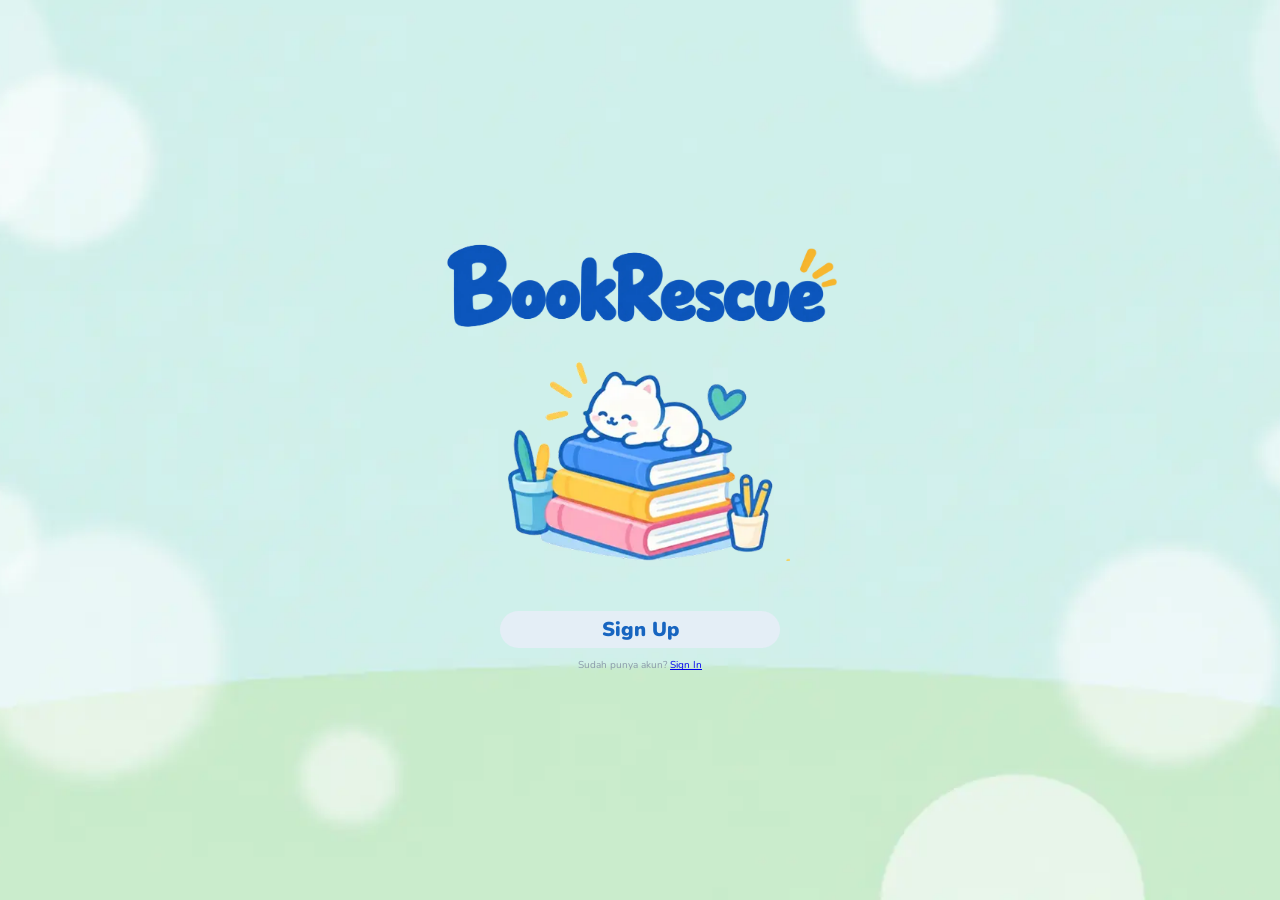
<file: index.html>
<!DOCTYPE html>
<html lang="id">
<head>
  <meta charset="UTF-8">
  <meta name="viewport" content="width=device-width, initial-scale=1.0">
  <title>BookRescue</title>
  <link rel="stylesheet" href="Onboarding - clar/onboarding.css">
  <script src="Onboarding - clar/onboarding.js" defer></script>
</head>
<body>
  <main class="scene">
    <div class="branding">
      <img src="/img/Logo.webp" alt="BookRescue" class="BookRescueText">
      <img src="/img/kucing2.webp" alt="Maskot BookRescue" class="BookRescueCat">
    </div>

    <div>
      <a class="signup" href="Onboarding - clar/signup.html">Sign Up</a>
    </div>

    <div>
      <p class="askaccount">Sudah punya akun? <a href="Onboarding - clar/signin.html">Sign In</a></p>
    </div>
  </main>
</body>
</html>
</file>
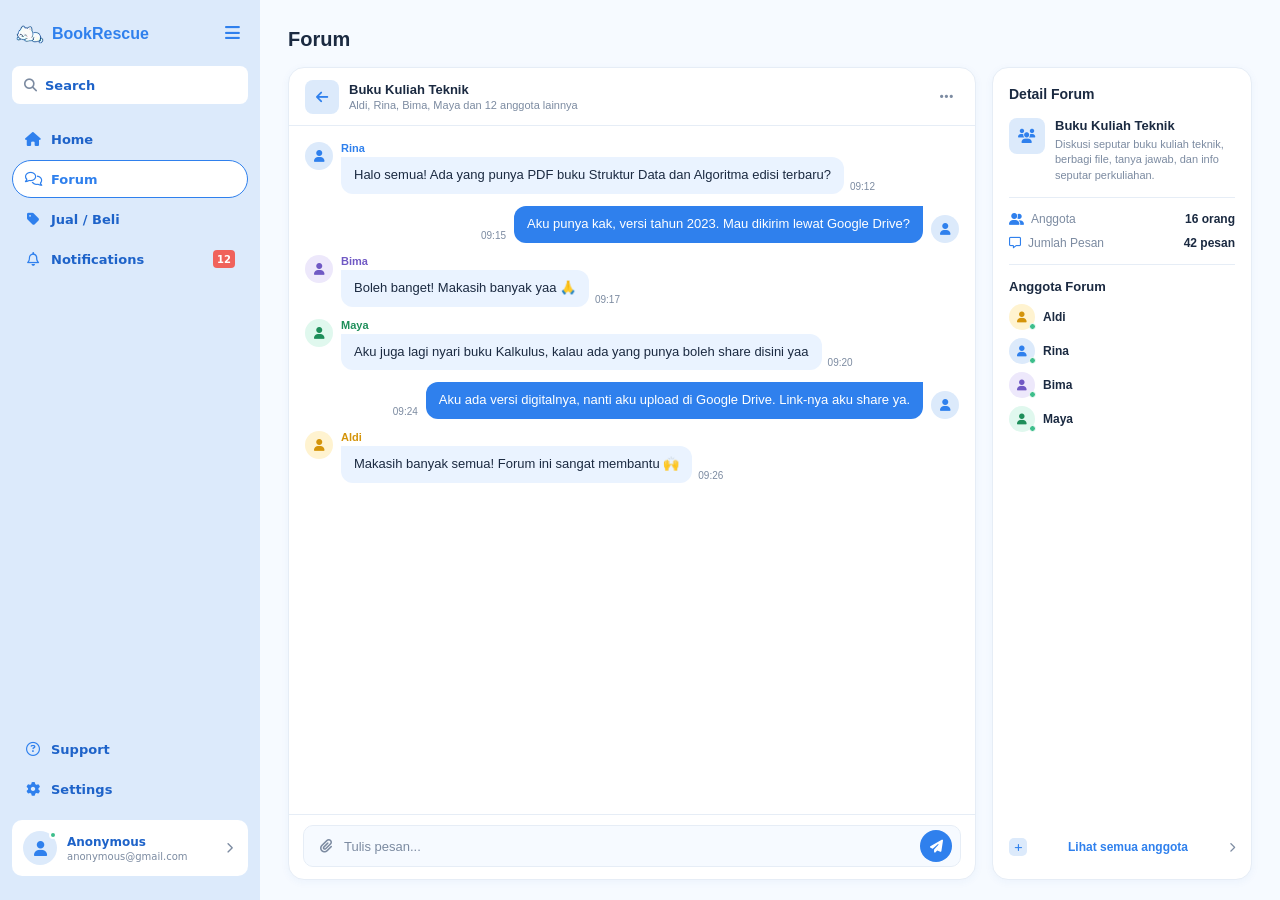
<file: Chat Forum - nabila/forum-chat.html>
<!DOCTYPE html>
<html lang="id">
<head>
  <meta charset="UTF-8">
  <meta name="viewport" content="width=device-width, initial-scale=1.0">
  <title>Forum Chat — BookRescue</title>
  <link rel="stylesheet" href="https://cdnjs.cloudflare.com/ajax/libs/font-awesome/6.5.2/css/all.min.css">
  <link rel="stylesheet" href="../sidebar.css">
  <link rel="stylesheet" href="forum-chat.css">
</head>
<body>
  <div class="app-shell">

    <aside class="sidebar">
      <div class="brand-row">
        <a class="brand" href="../Onboarding - clar/index.html">
          <img src="../img/kucing.webp" alt="BookRescue">
          <span>BookRescue</span>
        </a>
        <button class="menu-toggle" aria-label="Buka menu"><i class="fa-solid fa-bars"></i></button>
      </div>
      <div class="sidebar-search"><i class="fa-solid fa-magnifying-glass"></i><span>Search</span></div>
      <nav class="nav-list">
        <a class="nav-link" href="../Home - clar/home.html"><i class="fa-solid fa-house"></i><span>Home</span></a>
        <a class="nav-link active" href="../Daftar Forum - ilen/forum.html"><i class="fa-regular fa-comments"></i><span>Forum</span></a>
        <a class="nav-link" href="../Beli Buku - cath/beli-buku.html"><i class="fa-solid fa-tag"></i><span>Jual / Beli</span></a>
        <a class="nav-link notifications" href="../Inbox - nabila/inbox.html">
          <span class="nav-label"><i class="fa-regular fa-bell"></i><span>Notifications</span></span>
          <span class="notification-count">12</span>
        </a>
      </nav>
      <div class="sidebar-spacer"></div>
      <nav class="bottom-nav">
        <a class="nav-link" href="#"><i class="fa-regular fa-circle-question"></i><span>Support</span></a>
        <a class="nav-link" href="#"><i class="fa-solid fa-gear"></i><span>Settings</span></a>
      </nav>
      <a class="profile-card" href="../Profil - vania/profile.html">
        <div class="profile-avatar"><i class="fa-solid fa-user"></i><span class="online-dot"></span></div>
        <div class="profile-info">
          <div class="profile-name">Anonymous</div>
          <div class="profile-email">anonymous@gmail.com</div>
        </div>
        <i class="fa-solid fa-chevron-right profile-menu" style="font-size:11px;"></i>
      </a>
    </aside>

    <main class="main">
      <div class="content">
        <h1 class="page-title">Forum</h1>

        <div class="forum-layout">
          <section class="chat-card">
            <header class="chat-header">
              <a class="back-button" href="../Daftar Forum - ilen/forum.html" aria-label="Kembali ke forum">
                <i class="fa-solid fa-arrow-left"></i>
              </a>
              <div class="chat-heading">
                <div class="chat-title">Buku Kuliah Teknik</div>
                <div class="chat-subtitle">Aldi, Rina, Bima, Maya dan 12 anggota lainnya</div>
              </div>
              <button class="more-button" aria-label="Opsi forum"><i class="fa-solid fa-ellipsis"></i></button>
            </header>

            <div class="messages" id="messages">
              <div class="message">
                <div class="message-avatar avatar-rina"><i class="fa-solid fa-user"></i></div>
                <div class="message-content">
                  <div class="message-name name-rina">Rina</div>
                  <div class="message-line">
                    <div class="bubble">Halo semua! Ada yang punya PDF buku Struktur Data dan Algoritma edisi terbaru?</div>
                    <span class="message-time">09:12</span>
                  </div>
                </div>
              </div>
              <div class="message outgoing">
                <span class="message-time">09:15</span>
                <div class="message-content">
                  <div class="message-line">
                    <div class="bubble">Aku punya kak, versi tahun 2023. Mau dikirim lewat Google Drive?</div>
                  </div>
                </div>
                <div class="message-avatar avatar-rina"><i class="fa-solid fa-user"></i></div>
              </div>
              <div class="message">
                <div class="message-avatar avatar-bima"><i class="fa-solid fa-user"></i></div>
                <div class="message-content">
                  <div class="message-name name-bima">Bima</div>
                  <div class="message-line">
                    <div class="bubble">Boleh banget! Makasih banyak yaa 🙏</div>
                    <span class="message-time">09:17</span>
                  </div>
                </div>
              </div>
              <div class="message">
                <div class="message-avatar avatar-maya"><i class="fa-solid fa-user"></i></div>
                <div class="message-content">
                  <div class="message-name name-maya">Maya</div>
                  <div class="message-line">
                    <div class="bubble">Aku juga lagi nyari buku Kalkulus, kalau ada yang punya boleh share disini yaa</div>
                    <span class="message-time">09:20</span>
                  </div>
                </div>
              </div>
              <div class="message outgoing">
                <span class="message-time">09:24</span>
                <div class="message-content">
                  <div class="message-line">
                    <div class="bubble">Aku ada versi digitalnya, nanti aku upload di Google Drive. Link-nya aku share ya.</div>
                  </div>
                </div>
                <div class="message-avatar avatar-rina"><i class="fa-solid fa-user"></i></div>
              </div>
              <div class="message">
                <div class="message-avatar avatar-aldi"><i class="fa-solid fa-user"></i></div>
                <div class="message-content">
                  <div class="message-name name-aldi">Aldi</div>
                  <div class="message-line">
                    <div class="bubble">Makasih banyak semua! Forum ini sangat membantu 🙌</div>
                    <span class="message-time">09:26</span>
                  </div>
                </div>
              </div>
            </div>

            <form class="composer" id="messageForm">
              <div class="composer-inner">
                <button type="button" class="attach-button" aria-label="Lampirkan file"><i class="fa-solid fa-paperclip"></i></button>
                <input class="message-input" id="messageInput" type="text" placeholder="Tulis pesan..." autocomplete="off">
                <button type="submit" class="send-button" aria-label="Kirim pesan"><i class="fa-solid fa-paper-plane"></i></button>
              </div>
            </form>
          </section>

          <aside class="detail-card">
            <h2 class="detail-title">Detail Forum</h2>
            <div class="forum-summary">
              <div class="summary-icon"><i class="fa-solid fa-users"></i></div>
              <div>
                <div class="summary-name">Buku Kuliah Teknik</div>
                <div class="summary-description">Diskusi seputar buku kuliah teknik, berbagi file, tanya jawab, dan info seputar perkuliahan.</div>
              </div>
            </div>
            <div class="forum-stats">
              <div class="stat-row">
                <span class="stat-label"><i class="fa-solid fa-user-group"></i> Anggota</span>
                <span class="stat-value">16 orang</span>
              </div>
              <div class="stat-row">
                <span class="stat-label"><i class="fa-regular fa-message"></i> Jumlah Pesan</span>
                <span class="stat-value" id="messageCount">42 pesan</span>
              </div>
            </div>
            <div class="members-section">
              <div class="members-title">Anggota Forum</div>
              <div class="members-list">
                <div class="member"><div class="member-avatar member-aldi"><i class="fa-solid fa-user"></i><span class="online-dot"></span></div><span>Aldi</span></div>
                <div class="member"><div class="member-avatar member-rina"><i class="fa-solid fa-user"></i><span class="online-dot"></span></div><span>Rina</span></div>
                <div class="member"><div class="member-avatar member-bima"><i class="fa-solid fa-user"></i><span class="online-dot"></span></div><span>Bima</span></div>
                <div class="member"><div class="member-avatar member-maya"><i class="fa-solid fa-user"></i><span class="online-dot"></span></div><span>Maya</span></div>
              </div>
            </div>
            <div class="detail-spacer"></div>
            <button type="button" class="all-members" id="allMembersButton">
              <span class="plus-icon"><i class="fa-solid fa-plus"></i></span>
              <span class="all-members-label">Lihat semua anggota</span>
              <i class="fa-solid fa-chevron-right"></i>
            </button>
          </aside>
        </div>
      </div>
    </main>
  </div>

  <script>
    const messageForm = document.getElementById("messageForm");
    const messageInput = document.getElementById("messageInput");
    const messages = document.getElementById("messages");
    const messageCount = document.getElementById("messageCount");
    let totalMessages = 42;

    function getCurrentTime() {
      const now = new Date();
      return now.toLocaleTimeString("id-ID", { hour: "2-digit", minute: "2-digit", hour12: false });
    }

    function addMessage(text) {
      const message = document.createElement("div");
      message.className = "message outgoing";
      const time = document.createElement("span");
      time.className = "message-time";
      time.textContent = getCurrentTime();
      const content = document.createElement("div");
      content.className = "message-content";
      const line = document.createElement("div");
      line.className = "message-line";
      const bubble = document.createElement("div");
      bubble.className = "bubble";
      bubble.textContent = text;
      const avatar = document.createElement("div");
      avatar.className = "message-avatar avatar-rina";
      avatar.innerHTML = '<i class="fa-solid fa-user"></i>';
      line.appendChild(bubble);
      content.appendChild(line);
      message.appendChild(time);
      message.appendChild(content);
      message.appendChild(avatar);
      messages.appendChild(message);
      messages.scrollTop = messages.scrollHeight;
      totalMessages += 1;
      messageCount.textContent = totalMessages + " pesan";
    }

    messageForm.addEventListener("submit", function (e) {
      e.preventDefault();
      const text = messageInput.value.trim();
      if (!text) return;
      addMessage(text);
      messageInput.value = "";
      messageInput.focus();
    });
  </script>
</body>
</html>
</file>
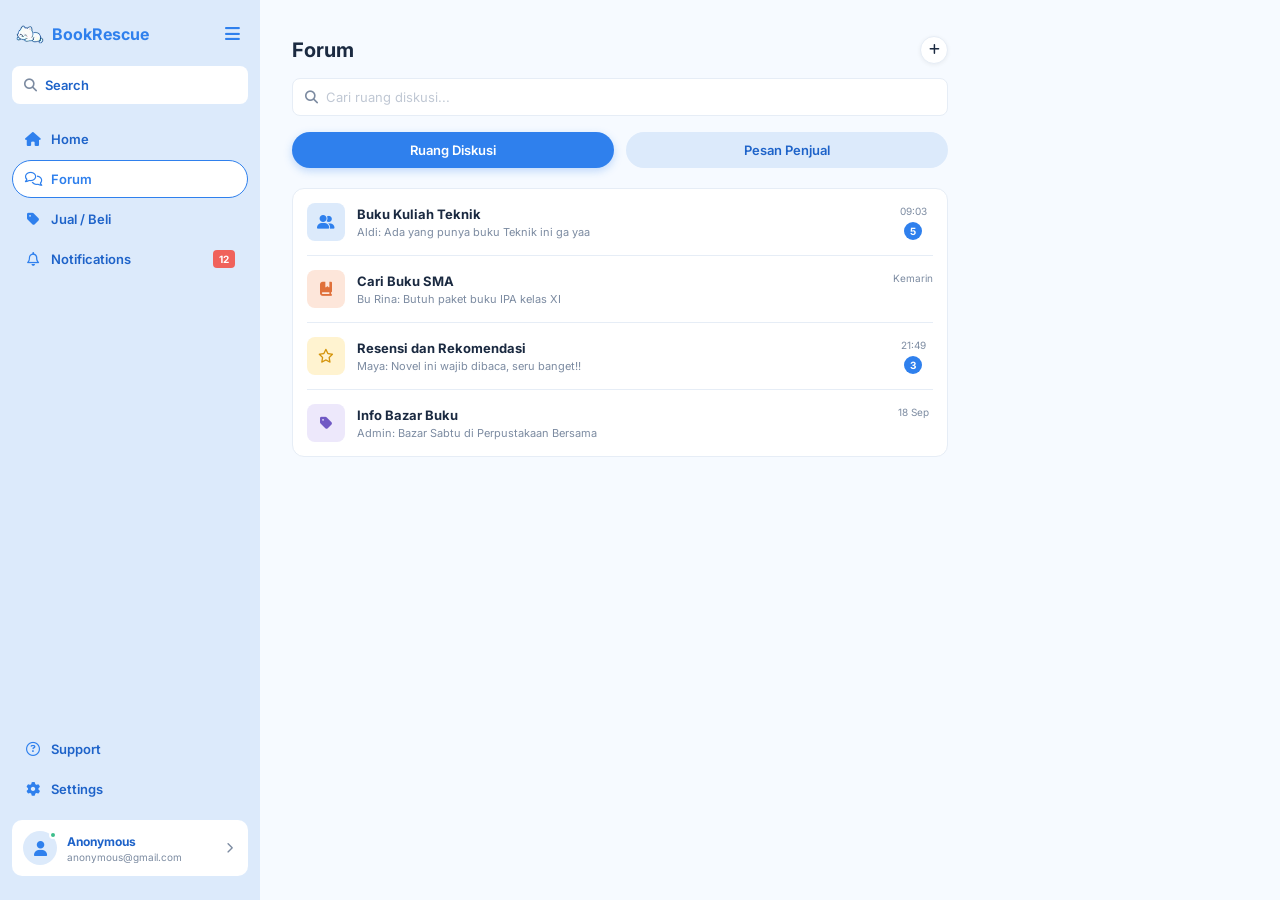
<file: Daftar Forum - ilen/forum.html>
<!DOCTYPE html>
<html lang="id">
<head>
  <meta charset="UTF-8">
  <meta name="viewport" content="width=device-width, initial-scale=1.0">
  <title>Forum — BookRescue</title>
  <link rel="preconnect" href="https://fonts.googleapis.com">
  <link href="https://fonts.googleapis.com/css2?family=Inter:wght@400;500;600;700&display=swap" rel="stylesheet">
  <link rel="stylesheet" href="https://cdnjs.cloudflare.com/ajax/libs/font-awesome/6.5.2/css/all.min.css">
  <link rel="stylesheet" href="../sidebar.css">
  <link rel="stylesheet" href="forum.css">
</head>
<body>
  <div class="app-shell">

    <aside class="sidebar">
      <div class="brand-row">
        <a class="brand" href="../Onboarding - clar/index.html">
          <img src="../img/kucing.webp" alt="BookRescue">
          <span>BookRescue</span>
        </a>
        <button class="menu-toggle" type="button" aria-label="Buka menu"><i class="fa-solid fa-bars"></i></button>
      </div>
      <div class="sidebar-search"><i class="fa-solid fa-magnifying-glass"></i><span>Search</span></div>
      <nav class="nav-list">
        <a class="nav-link" href="../Home - clar/home.html"><i class="fa-solid fa-house"></i><span>Home</span></a>
        <a class="nav-link active" href="forum.html"><i class="fa-regular fa-comments"></i><span>Forum</span></a>
        <a class="nav-link" href="../Beli Buku - cath/beli-buku.html"><i class="fa-solid fa-tag"></i><span>Jual / Beli</span></a>
        <a class="nav-link notifications" href="../Inbox - nabila/inbox.html">
          <span class="nav-label"><i class="fa-regular fa-bell"></i><span>Notifications</span></span>
          <span class="notification-count">12</span>
        </a>
      </nav>
      <div class="sidebar-spacer"></div>
      <nav class="bottom-nav">
        <a class="nav-link" href="#"><i class="fa-regular fa-circle-question"></i><span>Support</span></a>
        <a class="nav-link" href="#"><i class="fa-solid fa-gear"></i><span>Settings</span></a>
      </nav>
      <a class="profile-card" href="../Profil - vania/profile.html">
        <div class="profile-avatar"><i class="fa-solid fa-user"></i><span class="online-dot"></span></div>
        <div class="profile-info">
          <div class="profile-name">Anonymous</div>
          <div class="profile-email">anonymous@gmail.com</div>
        </div>
        <i class="fa-solid fa-chevron-right profile-menu" style="font-size:11px;"></i>
      </a>
    </aside>

    <main class="main">
      <div class="page-header">
        <h1>Forum</h1>
        <button class="add-btn" type="button" aria-label="Buat diskusi baru"><i class="fa-solid fa-plus"></i></button>
      </div>

      <div class="search-forum">
        <i class="fa-solid fa-magnifying-glass"></i>
        <input type="text" placeholder="Cari ruang diskusi...">
      </div>

      <div class="tabs">
        <button class="tab active" id="tabDiskusi" type="button" onclick="showDiskusi()">Ruang Diskusi</button>
        <button class="tab" id="tabPenjual" type="button" onclick="showPenjual()">Pesan Penjual</button>
      </div>

      <!-- Ruang Diskusi -->
      <section class="thread-list" id="panelDiskusi">
        <a href="../Chat Forum - nabila/forum-chat.html" class="thread">
          <div class="thread-icon blue"><i class="fa-solid fa-user-group"></i></div>
          <div class="thread-text">
            <h3>Buku Kuliah Teknik</h3>
            <p>Aldi: Ada yang punya buku Teknik ini ga yaa</p>
          </div>
          <div class="thread-meta"><span class="time">09:03</span><span class="unread">5</span></div>
        </a>
        <a href="../Chat Forum - nabila/forum-chat.html" class="thread">
          <div class="thread-icon orange"><i class="fa-solid fa-book-bookmark"></i></div>
          <div class="thread-text">
            <h3>Cari Buku SMA</h3>
            <p>Bu Rina: Butuh paket buku IPA kelas XI</p>
          </div>
          <div class="thread-meta"><span class="time">Kemarin</span></div>
        </a>
        <a href="../Chat Forum - nabila/forum-chat.html" class="thread">
          <div class="thread-icon yellow"><i class="fa-regular fa-star"></i></div>
          <div class="thread-text">
            <h3>Resensi dan Rekomendasi</h3>
            <p>Maya: Novel ini wajib dibaca, seru banget!!</p>
          </div>
          <div class="thread-meta"><span class="time">21:49</span><span class="unread">3</span></div>
        </a>
        <a href="../Chat Forum - nabila/forum-chat.html" class="thread">
          <div class="thread-icon purple"><i class="fa-solid fa-tag"></i></div>
          <div class="thread-text">
            <h3>Info Bazar Buku</h3>
            <p>Admin: Bazar Sabtu di Perpustakaan Bersama</p>
          </div>
          <div class="thread-meta"><span class="time">18 Sep</span></div>
        </a>
      </section>

      <!-- Pesan Penjual -->
      <section class="seller-list" id="panelPenjual">
        <a href="../Chat Forum - nabila/forum-chat.html" class="seller-item">
          <div class="seller-avatar">
            <i class="fa-solid fa-user"></i>
            <span class="online-dot"></span>
          </div>
          <div class="seller-body">
            <div class="seller-name">Toko Buku Kita</div>
            <div class="seller-preview">Halo, buku Fisika SMA masih tersedia kok 😊</div>
          </div>
          <div class="seller-meta">
            <span class="seller-time">10:24</span>
            <span class="seller-unread">2</span>
          </div>
        </a>
        <a href="../Chat Forum - nabila/forum-chat.html" class="seller-item">
          <div class="seller-avatar" style="background:#FFF3D0;color:#D4940A;">
            <i class="fa-solid fa-user"></i>
          </div>
          <div class="seller-body">
            <div class="seller-name">Aldi Bukuku</div>
            <div class="seller-preview">Sudah saya kirim ya, cek email kamu</div>
          </div>
          <div class="seller-meta">
            <span class="seller-time">Kemarin</span>
          </div>
        </a>
        <a href="../Chat Forum - nabila/forum-chat.html" class="seller-item">
          <div class="seller-avatar" style="background:#EDE8FB;color:#7059C4;">
            <i class="fa-solid fa-user"></i>
            <span class="online-dot"></span>
          </div>
          <div class="seller-body">
            <div class="seller-name">Buku Second Murah</div>
            <div class="seller-preview">Harga bisa nego kalau beli lebih dari 3</div>
          </div>
          <div class="seller-meta">
            <span class="seller-time">Senin</span>
            <span class="seller-unread">1</span>
          </div>
        </a>
        <a href="../Chat Forum - nabila/forum-chat.html" class="seller-item">
          <div class="seller-avatar" style="background:#E0F8EE;color:#1E8E5A;">
            <i class="fa-solid fa-user"></i>
          </div>
          <div class="seller-body">
            <div class="seller-name">Rina Pustaka</div>
            <div class="seller-preview">Terima kasih sudah beli ya, semoga bermanfaat!</div>
          </div>
          <div class="seller-meta">
            <span class="seller-time">18 Sep</span>
          </div>
        </a>
      </section>
    </main>

  </div>

  <script>
    function showDiskusi() {
      document.getElementById('tabDiskusi').classList.add('active');
      document.getElementById('tabPenjual').classList.remove('active');
      document.getElementById('panelDiskusi').classList.remove('hidden');
      document.getElementById('panelPenjual').classList.remove('active');
    }

    function showPenjual() {
      document.getElementById('tabPenjual').classList.add('active');
      document.getElementById('tabDiskusi').classList.remove('active');
      document.getElementById('panelDiskusi').classList.add('hidden');
      document.getElementById('panelPenjual').classList.add('active');
    }
  </script>
</body>
</html>
</file>
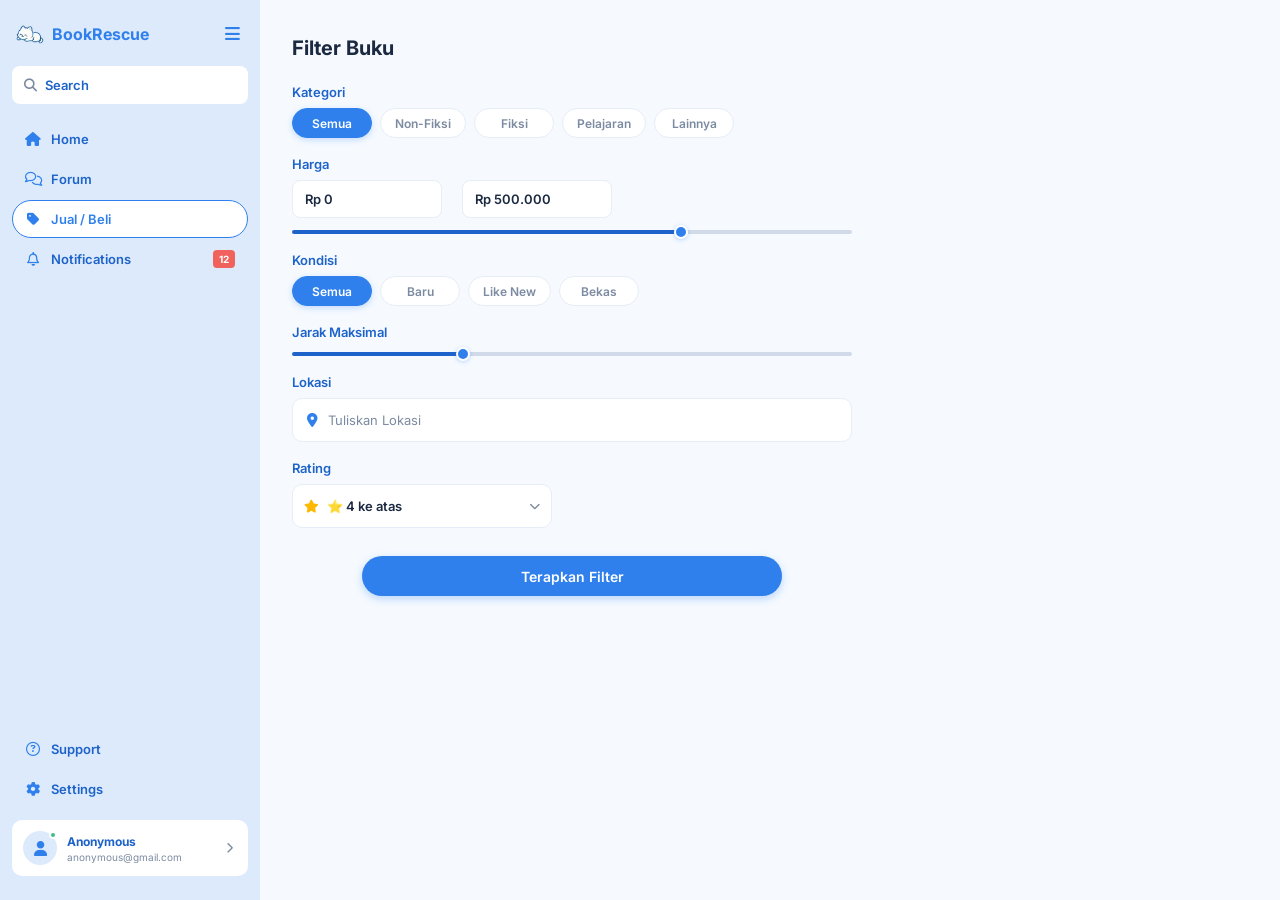
<file: Filter Buku - ilen/filter-buku.html>
<!DOCTYPE html>
<html lang="id">
<head>
  <meta charset="UTF-8">
  <meta name="viewport" content="width=device-width, initial-scale=1.0">
  <title>Filter Buku — BookRescue</title>
  <link rel="preconnect" href="https://fonts.googleapis.com">
  <link href="https://fonts.googleapis.com/css2?family=Inter:wght@400;500;600;700&display=swap" rel="stylesheet">
  <link rel="stylesheet" href="https://cdnjs.cloudflare.com/ajax/libs/font-awesome/6.5.2/css/all.min.css">
  <link rel="stylesheet" href="../sidebar.css">
  <link rel="stylesheet" href="filter-buku.css">
</head>
<body>
  <div class="app-shell">

    <aside class="sidebar">
      <div class="brand-row">
        <a class="brand" href="../Onboarding - clar/index.html">
          <img src="../img/kucing.webp" alt="BookRescue">
          <span>BookRescue</span>
        </a>
        <button class="menu-toggle" type="button" aria-label="Buka menu"><i class="fa-solid fa-bars"></i></button>
      </div>
      <div class="sidebar-search"><i class="fa-solid fa-magnifying-glass"></i><span>Search</span></div>
      <nav class="nav-list">
        <a class="nav-link" href="../Home - clar/home.html"><i class="fa-solid fa-house"></i><span>Home</span></a>
        <a class="nav-link" href="../Daftar Forum - ilen/forum.html"><i class="fa-regular fa-comments"></i><span>Forum</span></a>
        <a class="nav-link active" href="../Beli Buku - cath/beli-buku.html"><i class="fa-solid fa-tag"></i><span>Jual / Beli</span></a>
        <a class="nav-link notifications" href="../Inbox - nabila/inbox.html">
          <span class="nav-label"><i class="fa-regular fa-bell"></i><span>Notifications</span></span>
          <span class="notification-count">12</span>
        </a>
      </nav>
      <div class="sidebar-spacer"></div>
      <nav class="bottom-nav">
        <a class="nav-link" href="#"><i class="fa-regular fa-circle-question"></i><span>Support</span></a>
        <a class="nav-link" href="#"><i class="fa-solid fa-gear"></i><span>Settings</span></a>
      </nav>
      <a class="profile-card" href="../Profil - vania/profile.html">
        <div class="profile-avatar"><i class="fa-solid fa-user"></i><span class="online-dot"></span></div>
        <div class="profile-info">
          <div class="profile-name">Anonymous</div>
          <div class="profile-email">anonymous@gmail.com</div>
        </div>
        <i class="fa-solid fa-chevron-right profile-menu" style="font-size:11px;"></i>
      </a>
    </aside>

    <main class="main">
      <h1>Filter Buku</h1>

      <form class="filter" onsubmit="return false;">
        <div class="field">
          <label class="field-label">Kategori</label>
          <div class="categories">
            <label class="category"><input type="radio" name="kategori" checked><span>Semua</span></label>
            <label class="category"><input type="radio" name="kategori"><span>Non-Fiksi</span></label>
            <label class="category"><input type="radio" name="kategori"><span>Fiksi</span></label>
            <label class="category"><input type="radio" name="kategori"><span>Pelajaran</span></label>
            <label class="category"><input type="radio" name="kategori"><span>Lainnya</span></label>
          </div>
        </div>
        <div class="field">
          <label class="field-label">Harga</label>
          <div class="price-row">
            <input type="text" class="price-input" value="Rp 0">
            <input type="text" class="price-input" value="Rp 500.000">
          </div>
          <input type="range" class="slider" min="0" max="100" value="70" style="--val: 70%">
        </div>
        <div class="field">
          <label class="field-label">Kondisi</label>
          <div class="categories">
            <label class="category"><input type="radio" name="kondisi" checked><span>Semua</span></label>
            <label class="category"><input type="radio" name="kondisi"><span>Baru</span></label>
            <label class="category"><input type="radio" name="kondisi"><span>Like New</span></label>
            <label class="category"><input type="radio" name="kondisi"><span>Bekas</span></label>
          </div>
        </div>
        <div class="field">
          <label class="field-label">Jarak Maksimal</label>
          <input type="range" class="slider" min="0" max="100" value="30" style="--val: 30%">
        </div>
        <div class="field">
          <label class="field-label">Lokasi</label>
          <div class="box location-box">
            <i class="fa-solid fa-location-dot"></i>
            <input type="text" placeholder="Tuliskan Lokasi">
          </div>
        </div>
        <div class="field">
          <label class="field-label" for="ratingSelect">Rating</label>
          <div class="rating-select-wrapper">
            <i class="fa-solid fa-star select-icon"></i>
            <select class="rating-select" id="ratingSelect" name="rating">
              <option value="">Semua Rating</option>
              <option value="5">⭐ 5 — Bintang 5</option>
              <option value="4" selected>⭐ 4 ke atas</option>
              <option value="3">⭐ 3 ke atas</option>
              <option value="2">⭐ 2 ke atas</option>
              <option value="1">⭐ 1 ke atas</option>
            </select>
            <i class="fa-solid fa-chevron-down select-arrow"></i>
          </div>
        </div>
        <button type="submit" class="submit">Terapkan Filter</button>
      </form>
    </main>
  </div>

  <script>
    document.querySelectorAll('.slider').forEach(function (s) {
      s.addEventListener('input', function () {
        s.style.setProperty('--val', s.value + '%');
      });
    });
  </script>
</body>
</html>
</file>
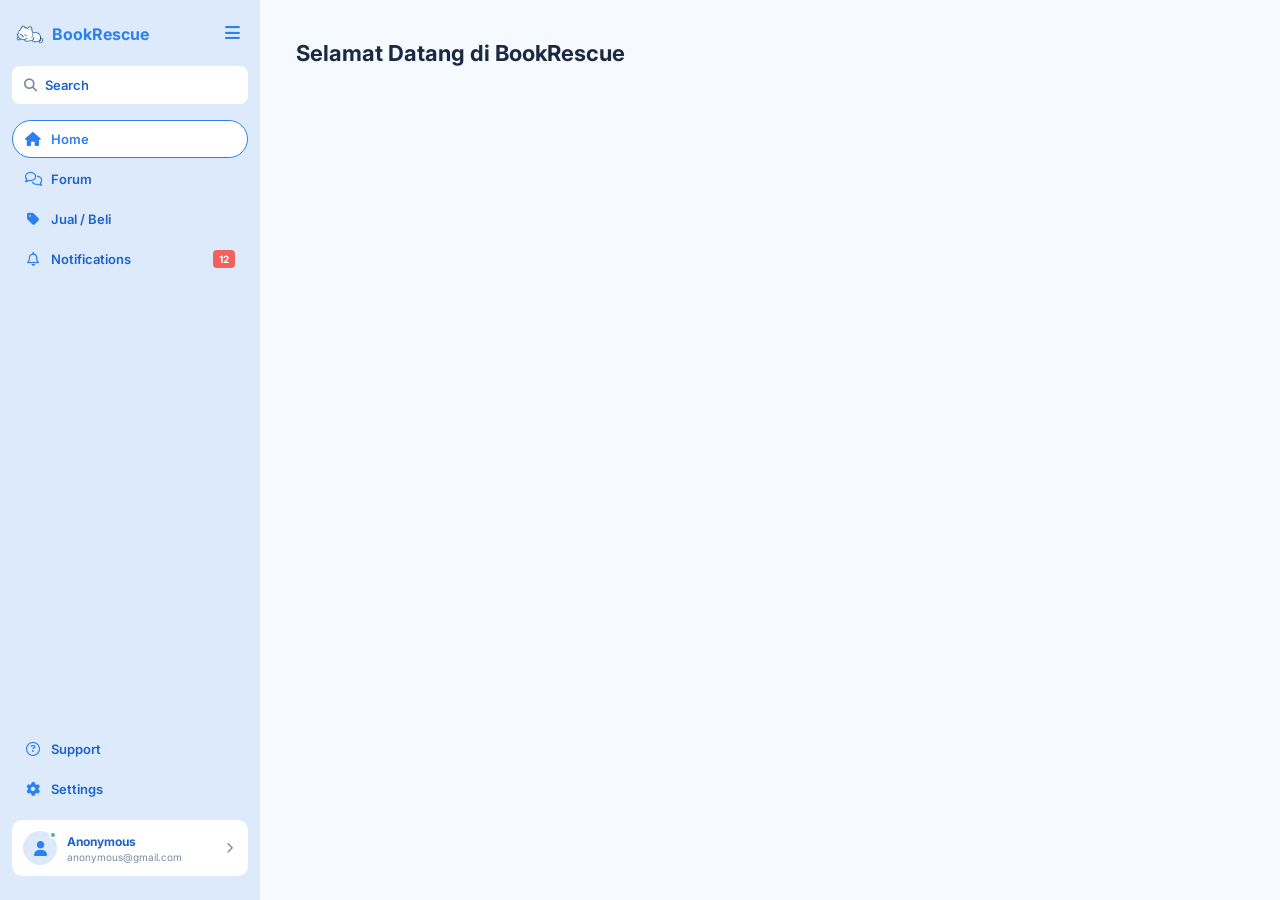
<file: Home - clar/home.html>
<!DOCTYPE html>
<html lang="id">
<head>
  <meta charset="UTF-8">
  <meta name="viewport" content="width=device-width, initial-scale=1.0">
  <title>Home — BookRescue</title>
  <link rel="preconnect" href="https://fonts.googleapis.com">
  <link href="https://fonts.googleapis.com/css2?family=Inter:wght@400;500;600;700;800&display=swap" rel="stylesheet">
  <link rel="stylesheet" href="https://cdnjs.cloudflare.com/ajax/libs/font-awesome/6.5.2/css/all.min.css">
  <link rel="stylesheet" href="../sidebar.css">
  <link rel="stylesheet" href="home.css">
</head>
<body>
  <div class="app-shell">

    <aside class="sidebar">
      <div class="brand-row">
        <a class="brand" href="../Onboarding - clar/index.html">
          <img src="../img/kucing.webp" alt="BookRescue">
          <span>BookRescue</span>
        </a>
        <button class="menu-toggle" type="button" aria-label="Buka menu">
          <i class="fa-solid fa-bars"></i>
        </button>
      </div>

      <div class="sidebar-search">
        <i class="fa-solid fa-magnifying-glass"></i>
        <span>Search</span>
      </div>

      <nav class="nav-list">
        <a class="nav-link active" href="home.html"><i class="fa-solid fa-house"></i><span>Home</span></a>
        <a class="nav-link" href="../Daftar Forum - ilen/forum.html"><i class="fa-regular fa-comments"></i><span>Forum</span></a>
        <a class="nav-link" href="../Beli Buku - cath/beli-buku.html"><i class="fa-solid fa-tag"></i><span>Jual / Beli</span></a>
        <a class="nav-link notifications" href="../Inbox - nabila/inbox.html">
          <span class="nav-label"><i class="fa-regular fa-bell"></i><span>Notifications</span></span>
          <span class="notification-count">12</span>
        </a>
      </nav>

      <div class="sidebar-spacer"></div>
      <nav class="bottom-nav">
        <a class="nav-link" href="#"><i class="fa-regular fa-circle-question"></i><span>Support</span></a>
        <a class="nav-link" href="#"><i class="fa-solid fa-gear"></i><span>Settings</span></a>
      </nav>

      <a class="profile-card" href="../Profil - vania/profile.html">
        <div class="profile-avatar"><i class="fa-solid fa-user"></i><span class="online-dot"></span></div>
        <div class="profile-info">
          <div class="profile-name">Anonymous</div>
          <div class="profile-email">anonymous@gmail.com</div>
        </div>
        <i class="fa-solid fa-chevron-right profile-menu" style="font-size:11px;"></i>
      </a>
    </aside>

    <main class="page">
      <h1>Selamat Datang di BookRescue</h1>
      
    </main>

  </div>
</body>
</html>
</file>
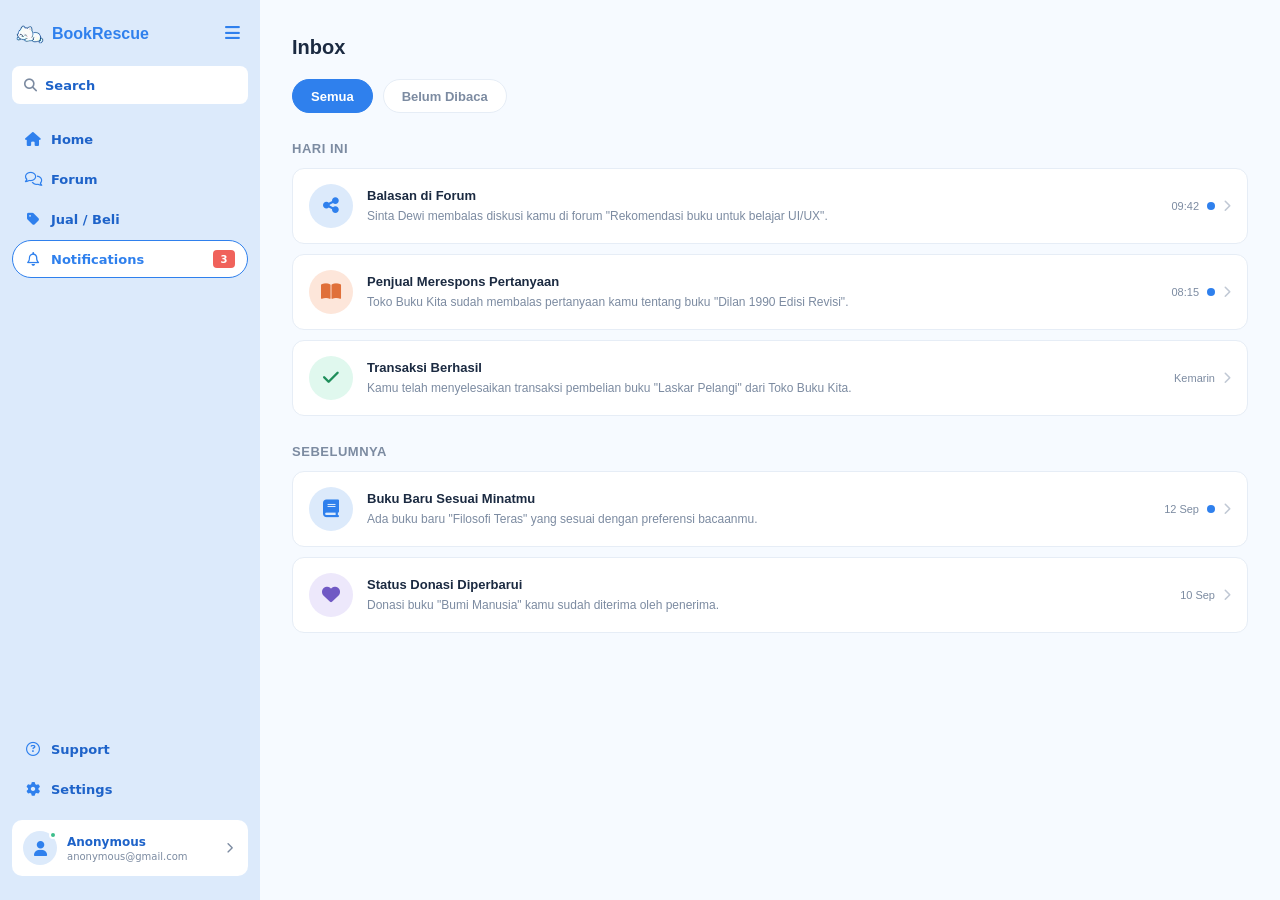
<file: Inbox - nabila/inbox.html>
<!DOCTYPE html>
<html lang="id">
<head>
  <meta charset="UTF-8">
  <meta name="viewport" content="width=device-width, initial-scale=1.0">
  <title>Inbox — BookRescue</title>
  <link rel="stylesheet" href="https://cdnjs.cloudflare.com/ajax/libs/font-awesome/6.5.2/css/all.min.css">
  <link rel="stylesheet" href="../sidebar.css">
  <link rel="stylesheet" href="inbox.css">
</head>
<body>
  <div class="app-shell">

    <aside class="sidebar">
      <div class="brand-row">
        <a class="brand" href="../Onboarding - clar/index.html">
          <img src="../img/kucing.webp" alt="BookRescue">
          <span>BookRescue</span>
        </a>
        <button class="menu-toggle" type="button" aria-label="Buka menu"><i class="fa-solid fa-bars"></i></button>
      </div>
      <div class="sidebar-search"><i class="fa-solid fa-magnifying-glass"></i><span>Search</span></div>
      <nav class="nav-list">
        <a class="nav-link" href="../Home - clar/home.html"><i class="fa-solid fa-house"></i><span>Home</span></a>
        <a class="nav-link" href="../Daftar Forum - ilen/forum.html"><i class="fa-regular fa-comments"></i><span>Forum</span></a>
        <a class="nav-link" href="../Beli Buku - cath/beli-buku.html"><i class="fa-solid fa-tag"></i><span>Jual / Beli</span></a>
        <a class="nav-link notifications active" href="inbox.html">
          <span class="nav-label"><i class="fa-regular fa-bell"></i><span>Notifications</span></span>
          <span class="notification-count" id="notificationCount">3</span>
        </a>
      </nav>
      <div class="sidebar-spacer"></div>
      <nav class="bottom-nav">
        <a class="nav-link" href="#"><i class="fa-regular fa-circle-question"></i><span>Support</span></a>
        <a class="nav-link" href="#"><i class="fa-solid fa-gear"></i><span>Settings</span></a>
      </nav>
      <a class="profile-card" href="../Profil - vania/profile.html">
        <div class="profile-avatar"><i class="fa-solid fa-user"></i><span class="online-dot"></span></div>
        <div class="profile-info">
          <div class="profile-name">Anonymous</div>
          <div class="profile-email">anonymous@gmail.com</div>
        </div>
        <i class="fa-solid fa-chevron-right profile-menu" style="font-size:11px;"></i>
      </a>
    </aside>

    <main class="page">
      <h1>Inbox</h1>

      <div class="notif-tabs">
        <button id="tabSemua" class="notif-tab active" type="button" onclick="showAllNotifications()">Semua</button>
        <button id="tabBelumDibaca" class="notif-tab" type="button" onclick="showUnreadNotifications()">Belum Dibaca</button>
      </div>

      <section class="notif-section" id="sectionHariIni">
        <h2>Hari Ini</h2>
        <div class="notif-list">

          <div class="notif-card" data-unread="true" onclick="markAsRead(this)">
            <div class="notif-icon blue"><i class="fa-solid fa-share-nodes"></i></div>
            <div class="notif-body">
              <div class="notif-title">Balasan di Forum</div>
              <div class="notif-desc">Sinta Dewi membalas diskusi kamu di forum "Rekomendasi buku untuk belajar UI/UX".</div>
            </div>
            <div class="notif-meta">
              <span class="notif-time">09:42</span>
              <span class="unread-dot"></span>
              <i class="fa-solid fa-chevron-right notif-arrow"></i>
            </div>
          </div>

          <div class="notif-card" data-unread="true" onclick="markAsRead(this)">
            <div class="notif-icon orange"><i class="fa-solid fa-book-open"></i></div>
            <div class="notif-body">
              <div class="notif-title">Penjual Merespons Pertanyaan</div>
              <div class="notif-desc">Toko Buku Kita sudah membalas pertanyaan kamu tentang buku "Dilan 1990 Edisi Revisi".</div>
            </div>
            <div class="notif-meta">
              <span class="notif-time">08:15</span>
              <span class="unread-dot"></span>
              <i class="fa-solid fa-chevron-right notif-arrow"></i>
            </div>
          </div>

          <div class="notif-card" data-unread="false" onclick="markAsRead(this)">
            <div class="notif-icon green"><i class="fa-solid fa-check"></i></div>
            <div class="notif-body">
              <div class="notif-title">Transaksi Berhasil</div>
              <div class="notif-desc">Kamu telah menyelesaikan transaksi pembelian buku "Laskar Pelangi" dari Toko Buku Kita.</div>
            </div>
            <div class="notif-meta">
              <span class="notif-time">Kemarin</span>
              <i class="fa-solid fa-chevron-right notif-arrow"></i>
            </div>
          </div>

        </div>
      </section>

      <section class="notif-section" id="sectionSebelumnya">
        <h2>Sebelumnya</h2>
        <div class="notif-list">

          <div class="notif-card" data-unread="true" onclick="markAsRead(this)">
            <div class="notif-icon blue"><i class="fa-solid fa-book"></i></div>
            <div class="notif-body">
              <div class="notif-title">Buku Baru Sesuai Minatmu</div>
              <div class="notif-desc">Ada buku baru "Filosofi Teras" yang sesuai dengan preferensi bacaanmu.</div>
            </div>
            <div class="notif-meta">
              <span class="notif-time">12 Sep</span>
              <span class="unread-dot"></span>
              <i class="fa-solid fa-chevron-right notif-arrow"></i>
            </div>
          </div>

          <div class="notif-card" data-unread="false" onclick="markAsRead(this)">
            <div class="notif-icon purple"><i class="fa-solid fa-heart"></i></div>
            <div class="notif-body">
              <div class="notif-title">Status Donasi Diperbarui</div>
              <div class="notif-desc">Donasi buku "Bumi Manusia" kamu sudah diterima oleh penerima.</div>
            </div>
            <div class="notif-meta">
              <span class="notif-time">10 Sep</span>
              <i class="fa-solid fa-chevron-right notif-arrow"></i>
            </div>
          </div>

        </div>
      </section>
    </main>
  </div>

  <script>
    function updateNotificationCount() {
      const unreadCount = document.querySelectorAll('.notif-card[data-unread="true"]').length;
      document.getElementById('notificationCount').textContent = unreadCount;
    }

    function showAllNotifications() {
      document.getElementById('tabSemua').classList.add('active');
      document.getElementById('tabBelumDibaca').classList.remove('active');
      document.querySelectorAll('.notif-card').forEach((c) => { c.hidden = false; });
      document.querySelectorAll('.notif-section').forEach((s) => { s.hidden = false; });
    }

    function showUnreadNotifications() {
      document.getElementById('tabBelumDibaca').classList.add('active');
      document.getElementById('tabSemua').classList.remove('active');
      document.querySelectorAll('.notif-card').forEach((c) => {
        c.hidden = c.dataset.unread !== 'true';
      });
      document.querySelectorAll('.notif-section').forEach((section) => {
        section.hidden = ![...section.querySelectorAll('.notif-card')].some((c) => !c.hidden);
      });
    }

    function markAsRead(card) {
      if (card.dataset.unread === 'true') {
        card.dataset.unread = 'false';
        const dot = card.querySelector('.unread-dot');
        if (dot) dot.remove();
        updateNotificationCount();
      }
    }
  </script>
</body>
</html>
</file>
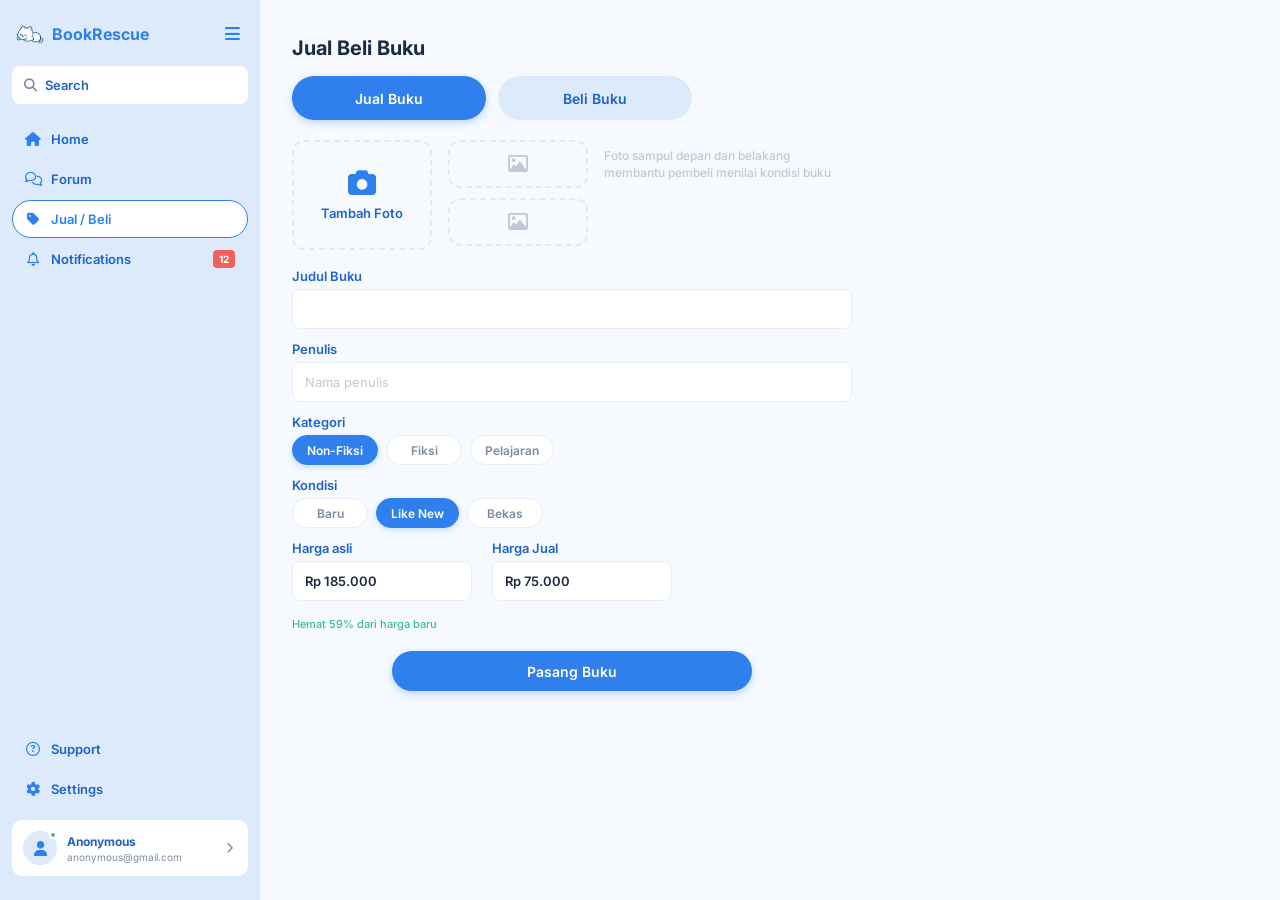
<file: Jual Buku - ilen/jual-buku.html>
<!DOCTYPE html>
<html lang="id">
<head>
  <meta charset="UTF-8">
  <meta name="viewport" content="width=device-width, initial-scale=1.0">
  <title>Jual Buku — BookRescue</title>
  <link rel="preconnect" href="https://fonts.googleapis.com">
  <link href="https://fonts.googleapis.com/css2?family=Inter:wght@400;500;600;700&display=swap" rel="stylesheet">
  <link rel="stylesheet" href="https://cdnjs.cloudflare.com/ajax/libs/font-awesome/6.5.2/css/all.min.css">
  <link rel="stylesheet" href="../sidebar.css">
  <link rel="stylesheet" href="jual-buku.css">
</head>
<body>
  <div class="app-shell">

    <aside class="sidebar">
      <div class="brand-row">
        <a class="brand" href="../Onboarding - clar/index.html">
          <img src="../img/kucing.webp" alt="BookRescue">
          <span>BookRescue</span>
        </a>
        <button class="menu-toggle" type="button" aria-label="Buka menu"><i class="fa-solid fa-bars"></i></button>
      </div>
      <div class="sidebar-search"><i class="fa-solid fa-magnifying-glass"></i><span>Search</span></div>
      <nav class="nav-list">
        <a class="nav-link" href="../Home - clar/home.html"><i class="fa-solid fa-house"></i><span>Home</span></a>
        <a class="nav-link" href="../Daftar Forum - ilen/forum.html"><i class="fa-regular fa-comments"></i><span>Forum</span></a>
        <a class="nav-link active" href="../Beli Buku - cath/beli-buku.html"><i class="fa-solid fa-tag"></i><span>Jual / Beli</span></a>
        <a class="nav-link notifications" href="../Inbox - nabila/inbox.html">
          <span class="nav-label"><i class="fa-regular fa-bell"></i><span>Notifications</span></span>
          <span class="notification-count">12</span>
        </a>
      </nav>
      <div class="sidebar-spacer"></div>
      <nav class="bottom-nav">
        <a class="nav-link" href="#"><i class="fa-regular fa-circle-question"></i><span>Support</span></a>
        <a class="nav-link" href="#"><i class="fa-solid fa-gear"></i><span>Settings</span></a>
      </nav>
      <a class="profile-card" href="../Profil - vania/profile.html">
        <div class="profile-avatar"><i class="fa-solid fa-user"></i><span class="online-dot"></span></div>
        <div class="profile-info">
          <div class="profile-name">Anonymous</div>
          <div class="profile-email">anonymous@gmail.com</div>
        </div>
        <i class="fa-solid fa-chevron-right profile-menu" style="font-size:11px;"></i>
      </a>
    </aside>

    <main class="main">
      <h1>Jual Beli Buku</h1>

      <div class="tabs">
        <a class="tab active" href="jual-buku.html">Jual Buku</a>
        <a class="tab" href="../Beli Buku - cath/beli-buku.html">Beli Buku</a>
      </div>

      <form class="form" onsubmit="return false;">
        <div class="photos">
          <label class="photo photo-main">
            <input type="file" accept="image/*" hidden>
            <i class="fa-solid fa-camera"></i>
            <span>Tambah Foto</span>
          </label>
          <div class="photo-side">
            <label class="photo photo-small"><input type="file" accept="image/*" hidden><i class="fa-regular fa-image"></i></label>
            <label class="photo photo-small"><input type="file" accept="image/*" hidden><i class="fa-regular fa-image"></i></label>
          </div>
          <p class="photo-hint">Foto sampul depan dan belakang membantu pembeli menilai kondisi buku</p>
        </div>

        <div class="field">
          <label for="judul">Judul Buku</label>
          <input type="text" id="judul" name="judul">
        </div>
        <div class="field">
          <label for="penulis">Penulis</label>
          <input type="text" id="penulis" name="penulis" placeholder="Nama penulis">
        </div>

        <div class="field">
          <label>Kategori</label>
          <div class="categories">
            <label class="category"><input type="radio" name="kategori" value="non-fiksi" checked><span>Non-Fiksi</span></label>
            <label class="category"><input type="radio" name="kategori" value="fiksi"><span>Fiksi</span></label>
            <label class="category"><input type="radio" name="kategori" value="pelajaran"><span>Pelajaran</span></label>
          </div>
        </div>
        <div class="field">
          <label>Kondisi</label>
          <div class="categories">
            <label class="category"><input type="radio" name="kondisi" value="baru"><span>Baru</span></label>
            <label class="category"><input type="radio" name="kondisi" value="like-new" checked><span>Like New</span></label>
            <label class="category"><input type="radio" name="kondisi" value="bekas"><span>Bekas</span></label>
          </div>
        </div>

        <div class="prices">
          <div class="field">
            <label for="harga-asli">Harga asli</label>
            <input type="text" id="harga-asli" class="price-input" value="Rp 185.000">
          </div>
          <div class="field">
            <label for="harga-jual">Harga Jual</label>
            <input type="text" id="harga-jual" class="price-input" value="Rp 75.000">
          </div>
          <small class="saving">Hemat 59% dari harga baru</small>
        </div>

        <button type="submit" class="submit">Pasang Buku</button>
      </form>
    </main>
  </div>
</body>
</html>
</file>
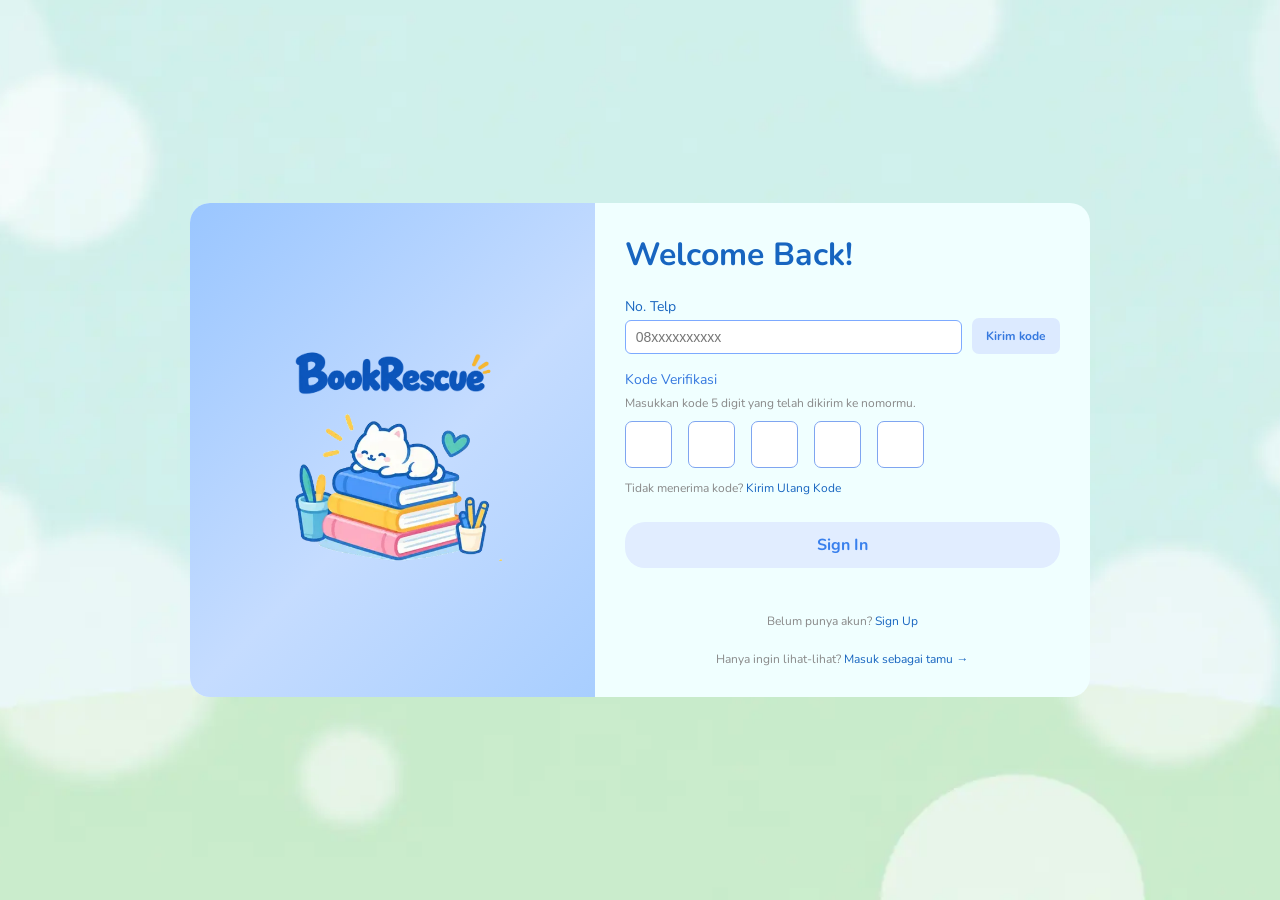
<file: Onboarding - clar/signin.html>
<!DOCTYPE html>
<html lang="id">
<head>
  <meta charset="UTF-8">
  <meta name="viewport" content="width=device-width, initial-scale=1.0">
  <title>BookRescue | Masuk</title>
  <link rel="stylesheet" href="onboarding.css">
  <script src="onboarding.js" defer></script>
</head>
<body>
  <main class="scene">
    <div class="signupCard">
      <aside class="brandingPanel">
        <img src="../img/Logo.webp" alt="BookRescue" class="logoTextCard">
        <img src="../img/kucing2.webp" alt="Maskot BookRescue" class="logoCatCard">
      </aside>

      <div class="formPanel">
        <h1>Welcome Back!</h1>
        <form data-form>
          <div class="phoneRow">
            <div class="field">
              <label for="signin-phone">No. Telp</label>
              <input id="signin-phone" name="phone" type="tel" placeholder="08xxxxxxxxxx" required>
            </div>
            <button class="sendCode" type="button" data-send-code>Kirim kode</button>
          </div>

          <div class="verificationSection">
            <label class="verificationLabel">Kode Verifikasi</label>
            <p class="exp">Masukkan kode 5 digit yang telah dikirim ke nomormu.</p>
            <div class="inputCode" aria-label="Kode verifikasi 5 digit">
              <input aria-label="Digit 1" inputmode="numeric" maxlength="1" required>
              <input aria-label="Digit 2" inputmode="numeric" maxlength="1" required>
              <input aria-label="Digit 3" inputmode="numeric" maxlength="1" required>
              <input aria-label="Digit 4" inputmode="numeric" maxlength="1" required>
              <input aria-label="Digit 5" inputmode="numeric" maxlength="1" required>
            </div>
            <p class="verifyLine">
              Tidak menerima kode? <a href="#" onclick="return false;">Kirim Ulang Kode</a>
            </p>
          </div>

          <button class="primary-button" type="submit">Sign In</button>
          <p class="message" role="status"></p>
          <p class="switch-text">Belum punya akun? <a href="signup.html">Sign Up</a></p>
          <p class="switch-text demo-link">Hanya ingin lihat-lihat? <a href="../Home - clar/home.html">Masuk sebagai tamu →</a></p>
        </form>
      </div>
    </div>
  </main>
</body>
</html>
</file>
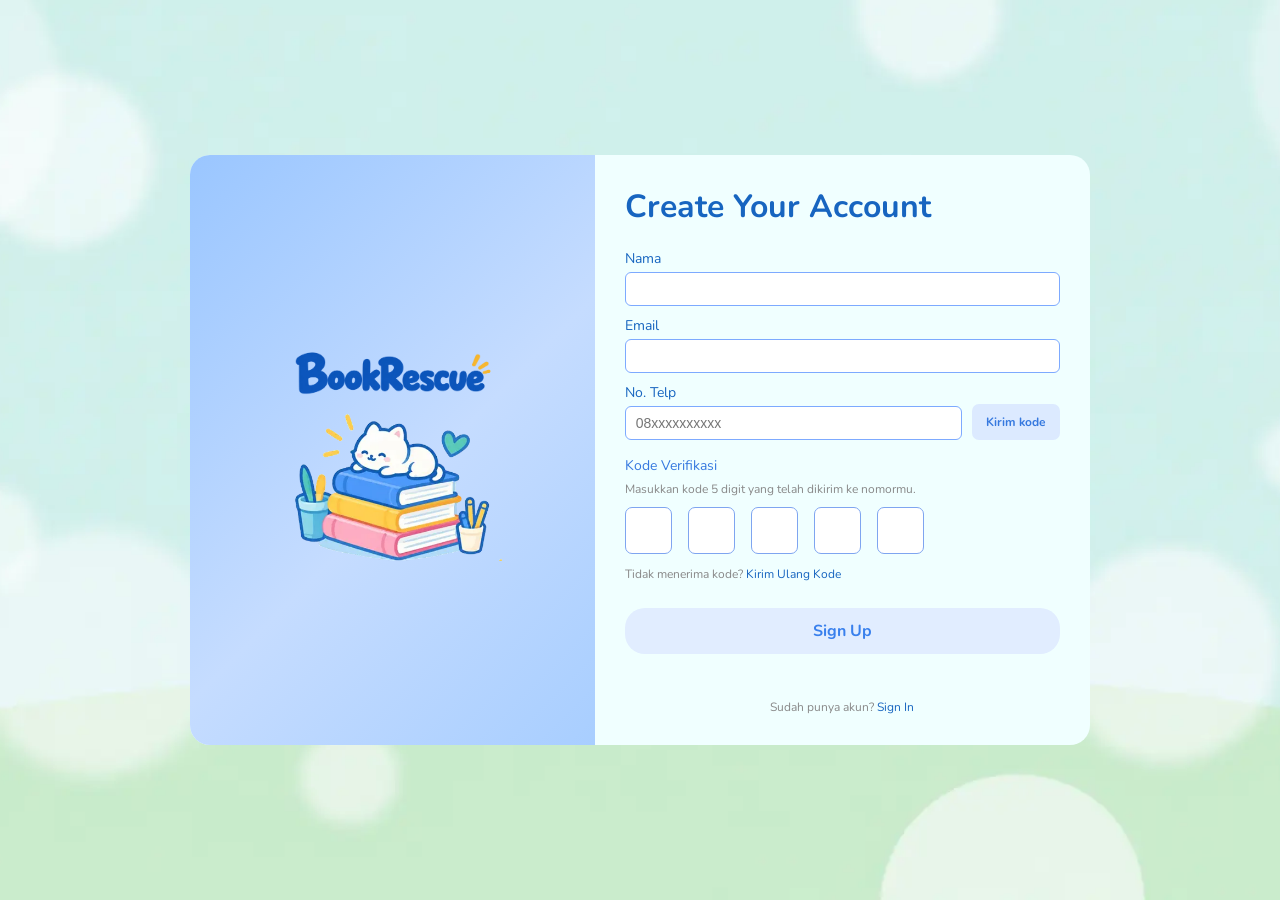
<file: Onboarding - clar/signup.html>
<!DOCTYPE html>
<html lang="id">
<head>
  <meta charset="UTF-8">
  <meta name="viewport" content="width=device-width, initial-scale=1.0">
  <title>BookRescue | Daftar</title>
  <link rel="stylesheet" href="onboarding.css">
  <script src="onboarding.js" defer></script>
</head>
<body>
  <main class="scene">
    <div class="signupCard">
      <aside class="brandingPanel">
        <img src="../img/Logo.webp" alt="BookRescue" class="logoTextCard">
        <img src="../img/kucing2.webp" alt="Maskot BookRescue" class="logoCatCard">
      </aside>

      <div class="formPanel">
        <h1>Create Your Account</h1>
        <form data-form>
          <div class="field">
            <label for="name">Nama</label>
            <input id="name" name="name" type="text" required>
          </div>

          <div class="field">
            <label for="email">Email</label>
            <input id="email" name="email" type="email" required>
          </div>

          <div class="phoneRow">
            <div class="field">
              <label for="phoneNumSignup">No. Telp</label>
              <input id="phoneNumSignup" name="phoneNumSignup" type="tel" placeholder="08xxxxxxxxxx" required>
            </div>
            <button class="sendCode" type="button" data-send-code>Kirim kode</button>
          </div>

          <div class="verificationSection">
            <label class="verificationLabel">Kode Verifikasi</label>
            <p class="exp">Masukkan kode 5 digit yang telah dikirim ke nomormu.</p>
            <div class="inputCode" aria-label="Kode verifikasi 5 digit">
              <input aria-label="Digit 1" inputmode="numeric" maxlength="1" required>
              <input aria-label="Digit 2" inputmode="numeric" maxlength="1" required>
              <input aria-label="Digit 3" inputmode="numeric" maxlength="1" required>
              <input aria-label="Digit 4" inputmode="numeric" maxlength="1" required>
              <input aria-label="Digit 5" inputmode="numeric" maxlength="1" required>
            </div>
            <p class="verifyLine">
              Tidak menerima kode? <a href="#" onclick="return false;">Kirim Ulang Kode</a>
            </p>
          </div>

          <button class="primary-button" type="submit">Sign Up</button>
          <p class="message" role="status"></p>
          <p class="switch-text">Sudah punya akun? <a href="signin.html">Sign In</a></p>
        </form>
      </div>
    </div>
  </main>
</body>
</html>
</file>
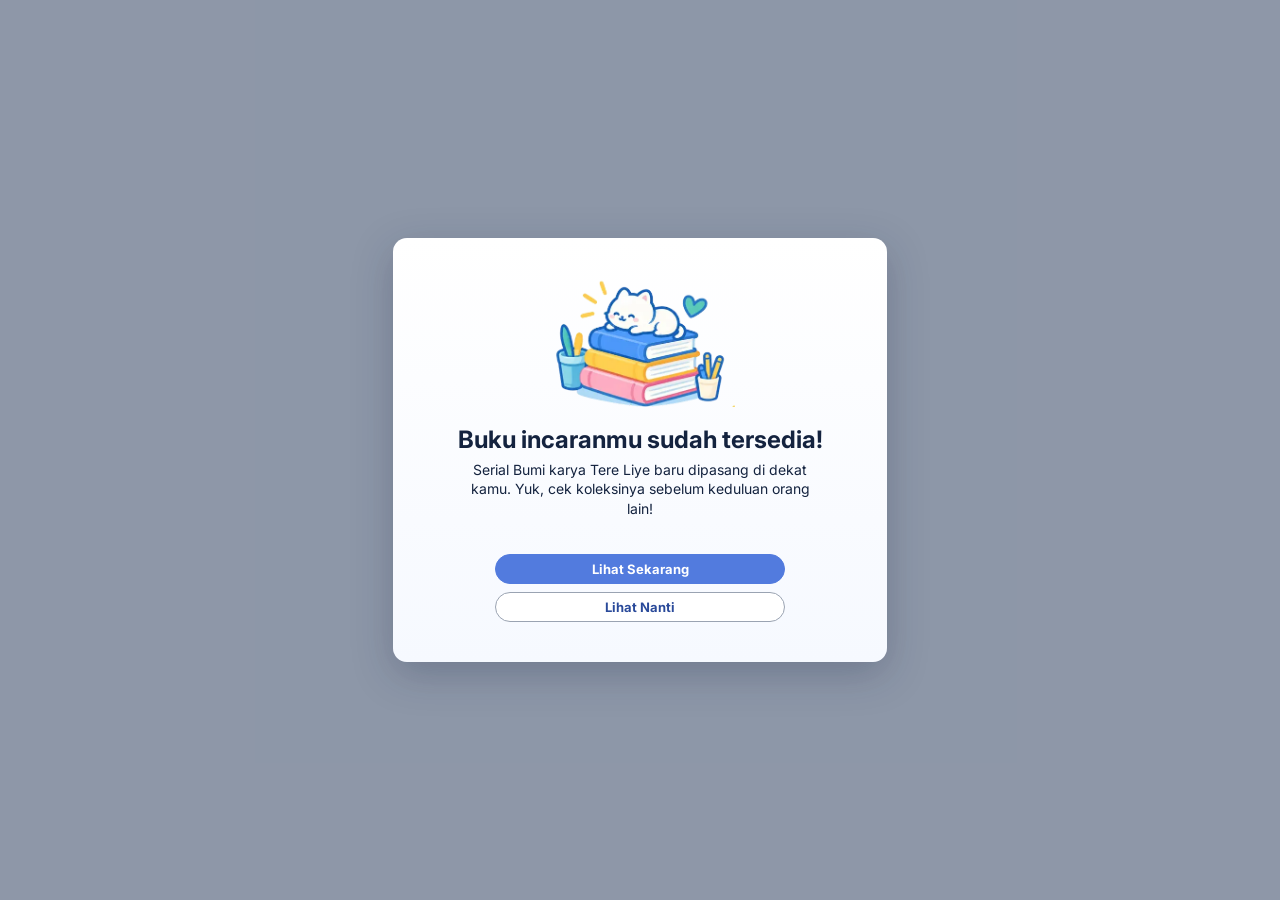
<file: Pop Up Notif - vania/popup.html>
<!DOCTYPE html>
<html lang="id">
<head>
  <meta charset="UTF-8">
  <meta name="viewport" content="width=device-width, initial-scale=1.0">
  <title>Notifikasi Buku — BookRescue</title>
  <link rel="preconnect" href="https://fonts.googleapis.com">
  <link href="https://fonts.googleapis.com/css2?family=Inter:wght@400;500;600;700&display=swap" rel="stylesheet">
  <link rel="stylesheet" href="popup.css">
</head>
<body>
  <div class="popup-overlay" id="popup">
    <div class="popup" role="dialog" aria-modal="true" aria-labelledby="popup-title">
      <img src="../img/kucing2.webp" alt="" class="popup-img">
      <h2 id="popup-title">Buku incaranmu sudah tersedia!</h2>
      <p>Serial Bumi karya Tere Liye baru dipasang di dekat kamu. Yuk, cek koleksinya sebelum keduluan orang lain!</p>

      <div class="popup-actions">
        <a class="btn btn-primary" href="../Beli Buku - cath/beli-buku.html">Lihat Sekarang</a>
        <button class="btn btn-outline" type="button" id="tutup">Lihat Nanti</button>
      </div>
    </div>
  </div>

  <script>
    const popup = document.getElementById("popup");

    function tutupPopup() {
      popup.classList.add("hidden");
    }

    document.getElementById("tutup").addEventListener("click", tutupPopup);
    popup.addEventListener("click", function (e) {
      if (e.target === popup) tutupPopup();
    });
    document.addEventListener("keydown", function (e) {
      if (e.key === "Escape") tutupPopup();
    });
  </script>
</body>
</html>
</file>
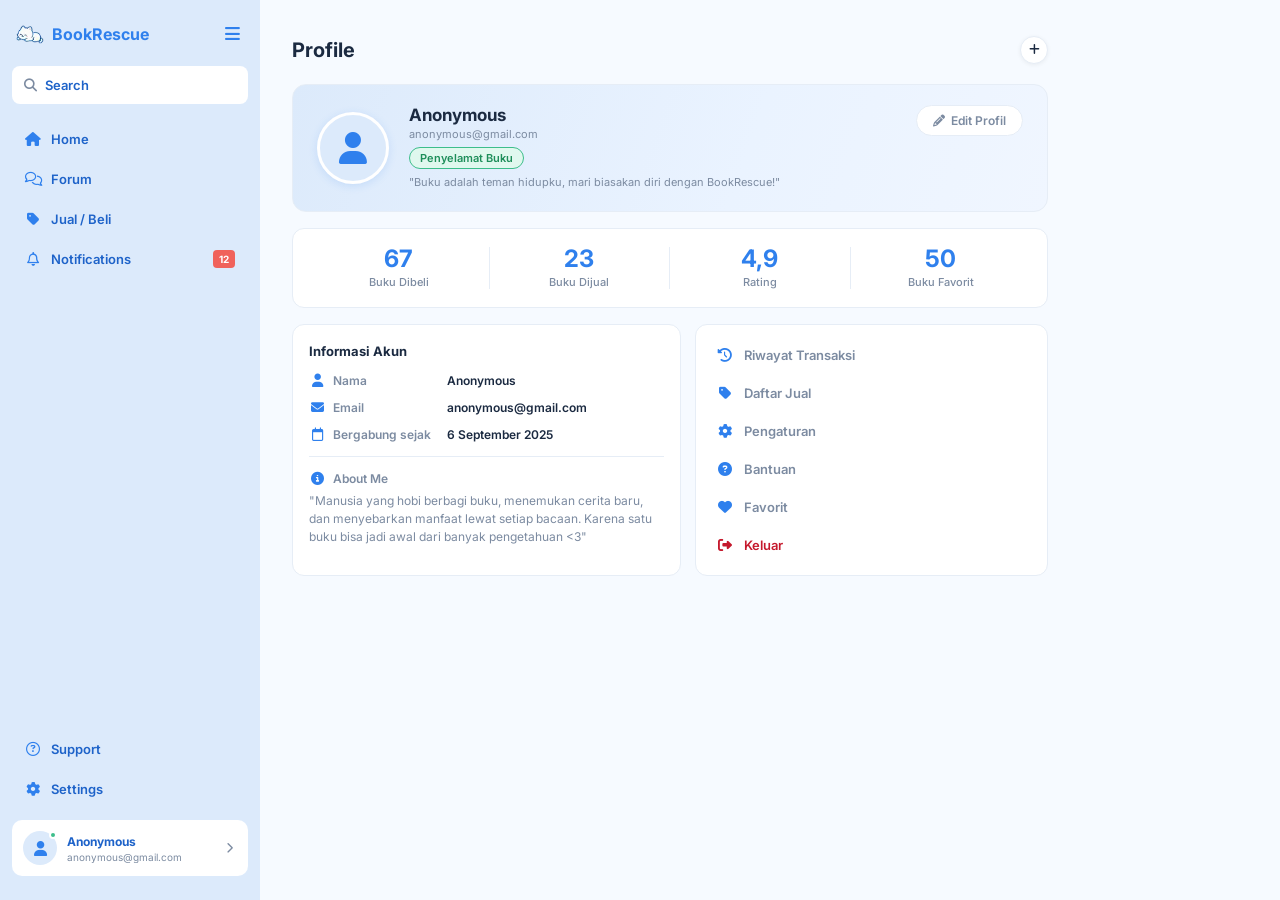
<file: Profil - vania/profile.html>
<!DOCTYPE html>
<html lang="id">
<head>
  <meta charset="UTF-8">
  <meta name="viewport" content="width=device-width, initial-scale=1.0">
  <title>Profil — BookRescue</title>
  <link rel="preconnect" href="https://fonts.googleapis.com">
  <link href="https://fonts.googleapis.com/css2?family=Inter:wght@400;500;600;700&display=swap" rel="stylesheet">
  <link rel="stylesheet" href="https://cdnjs.cloudflare.com/ajax/libs/font-awesome/6.5.2/css/all.min.css">
  <link rel="stylesheet" href="../sidebar.css">
  <link rel="stylesheet" href="profile.css">
</head>
<body>
  <div class="app-shell">

    <aside class="sidebar">
      <div class="brand-row">
        <a class="brand" href="../Onboarding - clar/index.html">
          <img src="../img/kucing.webp" alt="BookRescue">
          <span>BookRescue</span>
        </a>
        <button class="menu-toggle" type="button" aria-label="Buka menu"><i class="fa-solid fa-bars"></i></button>
      </div>
      <div class="sidebar-search"><i class="fa-solid fa-magnifying-glass"></i><span>Search</span></div>
      <nav class="nav-list">
        <a class="nav-link" href="../Home - clar/home.html"><i class="fa-solid fa-house"></i><span>Home</span></a>
        <a class="nav-link" href="../Daftar Forum - ilen/forum.html"><i class="fa-regular fa-comments"></i><span>Forum</span></a>
        <a class="nav-link" href="../Beli Buku - cath/beli-buku.html"><i class="fa-solid fa-tag"></i><span>Jual / Beli</span></a>
        <a class="nav-link notifications" href="../Inbox - nabila/inbox.html">
          <span class="nav-label"><i class="fa-regular fa-bell"></i><span>Notifications</span></span>
          <span class="notification-count">12</span>
        </a>
      </nav>
      <div class="sidebar-spacer"></div>
      <nav class="bottom-nav">
        <a class="nav-link" href="#"><i class="fa-regular fa-circle-question"></i><span>Support</span></a>
        <a class="nav-link" href="#"><i class="fa-solid fa-gear"></i><span>Settings</span></a>
      </nav>
      <a class="profile-card" href="../Profil - vania/profile.html">
        <div class="profile-avatar"><i class="fa-solid fa-user"></i><span class="online-dot"></span></div>
        <div class="profile-info">
          <div class="profile-name">Anonymous</div>
          <div class="profile-email">anonymous@gmail.com</div>
        </div>
        <i class="fa-solid fa-chevron-right profile-menu" style="font-size:11px;"></i>
      </a>
    </aside>

    <main class="main">
      <div class="page-header">
        <h1>Profile</h1>
        <button class="add-btn" type="button" aria-label="Tambah buku"><i class="fa-solid fa-plus"></i></button>
      </div>

      <div class="profile-hero">
        <div class="hero-avatar"><i class="fa-solid fa-user"></i></div>
        <div class="hero-info">
          <h2>Anonymous</h2>
          <p class="hero-email">anonymous@gmail.com</p>
          <span class="hero-badge">Penyelamat Buku</span>
          <p class="hero-quote">"Buku adalah teman hidupku, mari biasakan diri dengan BookRescue!"</p>
        </div>
        <button class="edit-btn" type="button"><i class="fa-solid fa-pencil"></i><span>Edit Profil</span></button>
      </div>

      <div class="stats">
        <div class="stat"><strong>67</strong><span>Buku Dibeli</span></div>
        <div class="stat"><strong>23</strong><span>Buku Dijual</span></div>
        <div class="stat"><strong>4,9</strong><span>Rating</span></div>
        <div class="stat"><strong>50</strong><span>Buku Favorit</span></div>
      </div>

      <div class="info-grid">
        <div class="card account">
          <h3>Informasi Akun</h3>
          <div class="info-row">
            <div class="info-label"><i class="fa-solid fa-user"></i><span>Nama</span></div>
            <div class="info-value">Anonymous</div>
          </div>
          <div class="info-row">
            <div class="info-label"><i class="fa-solid fa-envelope"></i><span>Email</span></div>
            <div class="info-value">anonymous@gmail.com</div>
          </div>
          <div class="info-row">
            <div class="info-label"><i class="fa-regular fa-calendar"></i><span>Bergabung sejak</span></div>
            <div class="info-value">6 September 2025</div>
          </div>
          <div class="about">
            <div class="info-label"><i class="fa-solid fa-circle-info"></i><span>About Me</span></div>
            <p>"Manusia yang hobi berbagi buku, menemukan cerita baru, dan menyebarkan manfaat lewat setiap bacaan. Karena satu buku bisa jadi awal dari banyak pengetahuan &lt;3"</p>
          </div>
        </div>

        <nav class="card menu">
          <a href="../Riwayat Transaksi - nabila/riwayat-transaksi.html"><i class="fa-solid fa-clock-rotate-left"></i><span>Riwayat Transaksi</span></a>
          <a href="../Jual Buku - ilen/jual-buku.html"><i class="fa-solid fa-tag"></i><span>Daftar Jual</span></a>
          <a href="#"><i class="fa-solid fa-gear"></i><span>Pengaturan</span></a>
          <a href="#"><i class="fa-solid fa-circle-question"></i><span>Bantuan</span></a>
          <a href="#"><i class="fa-solid fa-heart"></i><span>Favorit</span></a>
          <a href="#" class="logout"><i class="fa-solid fa-right-from-bracket"></i><span>Keluar</span></a>
        </nav>
      </div>
    </main>
  </div>
</body>
</html>
</file>
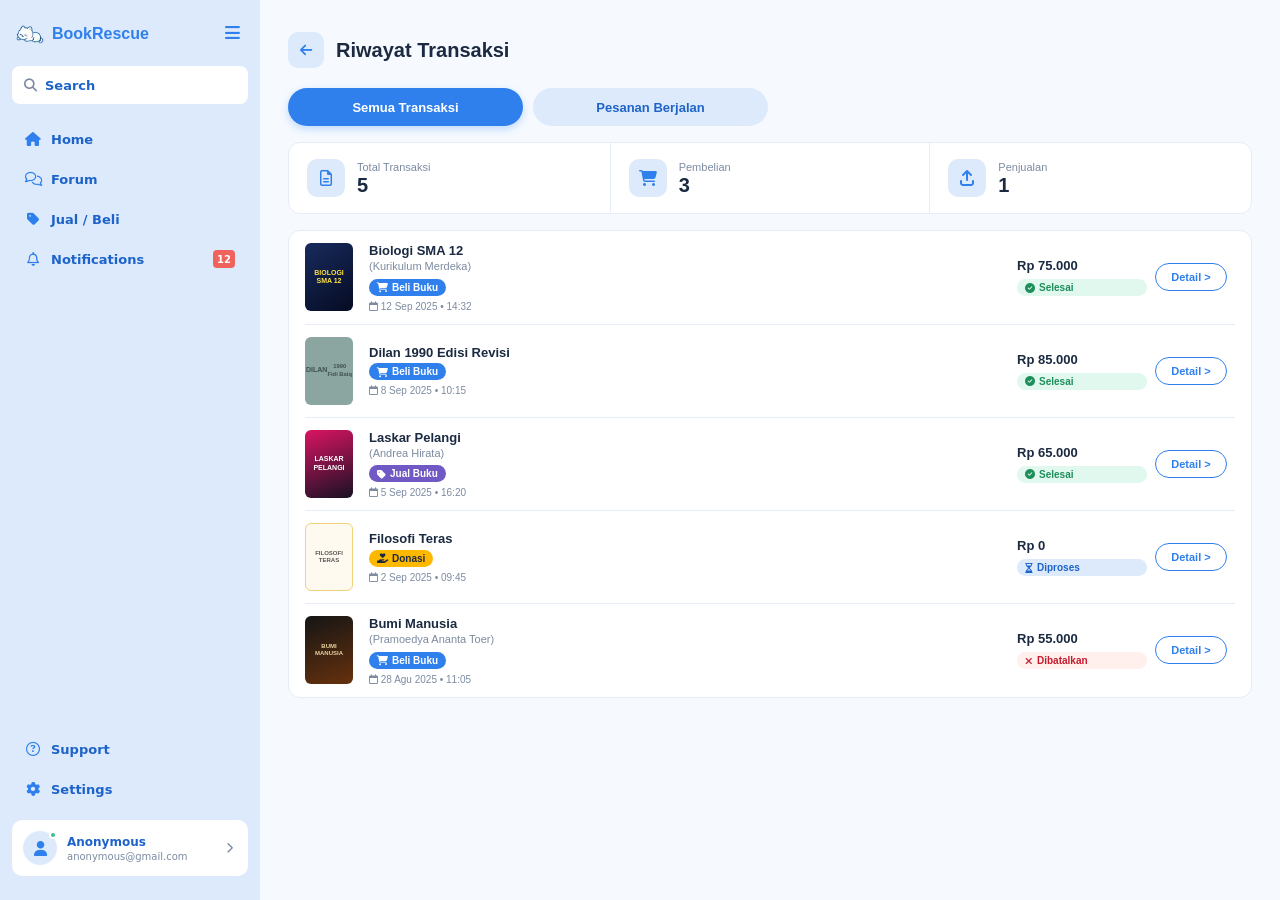
<file: Riwayat Transaksi - nabila/riwayat-transaksi.html>
<!DOCTYPE html>
<html lang="id">
<head>
  <meta charset="UTF-8">
  <meta name="viewport" content="width=device-width, initial-scale=1.0">
  <title>Riwayat Transaksi — BookRescue</title>
  <link rel="stylesheet" href="https://cdnjs.cloudflare.com/ajax/libs/font-awesome/6.5.2/css/all.min.css">
  <link rel="stylesheet" href="../sidebar.css">
  <link rel="stylesheet" href="riwayat-transaksi.css">
</head>
<body>
  <div class="app-shell">

    <aside class="sidebar">
      <div class="brand-row">
        <a class="brand" href="../Onboarding - clar/index.html">
          <img src="../img/kucing.webp" alt="BookRescue">
          <span>BookRescue</span>
        </a>
        <button class="menu-toggle" type="button" aria-label="Buka menu"><i class="fa-solid fa-bars"></i></button>
      </div>
      <div class="sidebar-search"><i class="fa-solid fa-magnifying-glass"></i><span>Search</span></div>
      <nav class="nav-list">
        <a class="nav-link" href="../Home - clar/home.html"><i class="fa-solid fa-house"></i><span>Home</span></a>
        <a class="nav-link" href="../Daftar Forum - ilen/forum.html"><i class="fa-regular fa-comments"></i><span>Forum</span></a>
        <a class="nav-link" href="../Beli Buku - cath/beli-buku.html"><i class="fa-solid fa-tag"></i><span>Jual / Beli</span></a>
        <a class="nav-link notifications" href="../Inbox - nabila/inbox.html">
          <span class="nav-label"><i class="fa-regular fa-bell"></i><span>Notifications</span></span>
          <span class="notification-count">12</span>
        </a>
      </nav>
      <div class="sidebar-spacer"></div>
      <nav class="bottom-nav">
        <a class="nav-link" href="#"><i class="fa-regular fa-circle-question"></i><span>Support</span></a>
        <a class="nav-link" href="#"><i class="fa-solid fa-gear"></i><span>Settings</span></a>
      </nav>
      <a class="profile-card" href="../Profil - vania/profile.html">
        <div class="profile-avatar"><i class="fa-solid fa-user"></i><span class="online-dot"></span></div>
        <div class="profile-info">
          <div class="profile-name">Anonymous</div>
          <div class="profile-email">anonymous@gmail.com</div>
        </div>
        <i class="fa-solid fa-chevron-right profile-menu" style="font-size:11px;"></i>
      </a>
    </aside>

    <main class="page">
      <div class="page-header">
        <a class="back-btn" href="../Profil - vania/profile.html" aria-label="Kembali"><i class="fa-solid fa-arrow-left"></i></a>
        <h1>Riwayat Transaksi</h1>
      </div>

      <div class="tab-row">
        <button id="allTab" class="rtab active" type="button" onclick="showTab('all')">Semua Transaksi</button>
        <button id="runningTab" class="rtab" type="button" onclick="showTab('running')">Pesanan Berjalan</button>
      </div>

      <div class="stats-bar" id="statistics">
        <div class="stat-item">
          <div class="stat-icon"><i class="fa-regular fa-file-lines"></i></div>
          <div><div class="stat-label">Total Transaksi</div><div class="stat-value" id="totalCount">12</div></div>
        </div>
        <div class="stat-item bordered">
          <div class="stat-icon"><i class="fa-solid fa-cart-shopping"></i></div>
          <div><div class="stat-label">Pembelian</div><div class="stat-value" id="buyCount">7</div></div>
        </div>
        <div class="stat-item">
          <div class="stat-icon"><i class="fa-solid fa-arrow-up-from-bracket"></i></div>
          <div><div class="stat-label">Penjualan</div><div class="stat-value" id="sellCount">5</div></div>
        </div>
      </div>

      <div class="tx-list" id="transactionList">
        <div class="tx-row" data-type="buy" data-status="completed">
          <div class="tx-cover tx-cover-bio">BIOLOGI<br>SMA 12</div>
          <div class="tx-info">
            <div class="tx-title">Biologi SMA 12</div>
            <div class="tx-subtitle">(Kurikulum Merdeka)</div>
            <span class="tx-badge buy"><i class="fa-solid fa-cart-shopping"></i> Beli Buku</span>
            <div class="tx-date"><i class="fa-regular fa-calendar"></i> 12 Sep 2025 • 14:32</div>
          </div>
          <div class="tx-price-col">
            <div class="tx-price">Rp 75.000</div>
            <span class="tx-status completed"><i class="fa-solid fa-circle-check"></i> Selesai</span>
          </div>
          <button class="tx-detail-btn" type="button">Detail &gt;</button>
        </div>
        <div class="tx-row" data-type="buy" data-status="completed">
          <div class="tx-cover tx-cover-dilan">DILAN<br><small>1990<br>Fidi Baiq</small></div>
          <div class="tx-info">
            <div class="tx-title">Dilan 1990 Edisi Revisi</div>
            <span class="tx-badge buy"><i class="fa-solid fa-cart-shopping"></i> Beli Buku</span>
            <div class="tx-date"><i class="fa-regular fa-calendar"></i> 8 Sep 2025 • 10:15</div>
          </div>
          <div class="tx-price-col">
            <div class="tx-price">Rp 85.000</div>
            <span class="tx-status completed"><i class="fa-solid fa-circle-check"></i> Selesai</span>
          </div>
          <button class="tx-detail-btn" type="button">Detail &gt;</button>
        </div>
        <div class="tx-row" data-type="sell" data-status="completed">
          <div class="tx-cover tx-cover-laskar">LASKAR<br>PELANGI</div>
          <div class="tx-info">
            <div class="tx-title">Laskar Pelangi</div>
            <div class="tx-subtitle">(Andrea Hirata)</div>
            <span class="tx-badge sell"><i class="fa-solid fa-tag"></i> Jual Buku</span>
            <div class="tx-date"><i class="fa-regular fa-calendar"></i> 5 Sep 2025 • 16:20</div>
          </div>
          <div class="tx-price-col">
            <div class="tx-price">Rp 65.000</div>
            <span class="tx-status completed"><i class="fa-solid fa-circle-check"></i> Selesai</span>
          </div>
          <button class="tx-detail-btn" type="button">Detail &gt;</button>
        </div>
        <div class="tx-row" data-type="donation" data-status="processing">
          <div class="tx-cover tx-cover-filosofi">FILOSOFI<br>TERAS</div>
          <div class="tx-info">
            <div class="tx-title">Filosofi Teras</div>
            <span class="tx-badge donate"><i class="fa-solid fa-hand-holding-heart"></i> Donasi</span>
            <div class="tx-date"><i class="fa-regular fa-calendar"></i> 2 Sep 2025 • 09:45</div>
          </div>
          <div class="tx-price-col">
            <div class="tx-price">Rp 0</div>
            <span class="tx-status processing"><i class="fa-regular fa-hourglass-half"></i> Diproses</span>
          </div>
          <button class="tx-detail-btn" type="button">Detail &gt;</button>
        </div>
        <div class="tx-row" data-type="buy" data-status="cancelled">
          <div class="tx-cover tx-cover-bumi">BUMI<br>MANUSIA</div>
          <div class="tx-info">
            <div class="tx-title">Bumi Manusia</div>
            <div class="tx-subtitle">(Pramoedya Ananta Toer)</div>
            <span class="tx-badge buy"><i class="fa-solid fa-cart-shopping"></i> Beli Buku</span>
            <div class="tx-date"><i class="fa-regular fa-calendar"></i> 28 Agu 2025 • 11:05</div>
          </div>
          <div class="tx-price-col">
            <div class="tx-price">Rp 55.000</div>
            <span class="tx-status cancelled"><i class="fa-solid fa-xmark"></i> Dibatalkan</span>
          </div>
          <button class="tx-detail-btn" type="button">Detail &gt;</button>
        </div>
      </div>
    </main>
  </div>

  <script>
    function showTab(tab) {
      const allTab = document.getElementById('allTab');
      const runningTab = document.getElementById('runningTab');
      const rows = document.querySelectorAll('.tx-row');
      if (tab === 'all') {
        allTab.classList.add('active'); runningTab.classList.remove('active');
        rows.forEach((r) => { r.hidden = false; });
      } else {
        runningTab.classList.add('active'); allTab.classList.remove('active');
        rows.forEach((r) => { r.hidden = r.dataset.status !== 'processing'; });
      }
      const visible = [...rows].filter((r) => !r.hidden);
      document.getElementById('totalCount').textContent = visible.length;
      document.getElementById('buyCount').textContent = visible.filter((r) => r.dataset.type === 'buy').length;
      document.getElementById('sellCount').textContent = visible.filter((r) => r.dataset.type === 'sell').length;
    }
    showTab('all');
  </script>
</body>
</html>
</file>
<file: Onboarding - clar/onboarding.css>
@import url('https://fonts.googleapis.com/css2?family=Nunito:wght@400;500;600;700;800;900&display=swap');

* {
  box-sizing: border-box;
}

body {
  margin: 0;
  padding: 0;
  width: 100%;
  min-height: 100%;
  font-family: 'Nunito', sans-serif;
}

/* Latar belakang layar penuh */
.scene {
  background-image: url(../img/bg.webp);
  min-height: 100vh;
  margin: 0;
  display: flex;
  flex-direction: column;
  align-items: center;
  justify-content: center;
  background-size: cover;
  background-position: center;
  background-repeat: no-repeat;
}

/* ---- Halaman Onboarding ---- */
.branding {
  display: flex;
  flex-direction: column;
  align-items: center;
}

.BookRescueText {
  width: 400px;
  height: auto;
  display: block;
  margin: 0 15px;
}

.BookRescueCat {
  width: 300px;
  height: auto;
  display: block;
  margin: 0 50px;
  padding-bottom: 50px;
}

.signup {
  display: flex;
  align-items: center;
  justify-content: center;
  width: 280px;
  height: 37px;
  margin: 0 auto;
  border: none;
  border-radius: 20px;
  background-color: #e4eef6;
  color: #1765c0;
  font-size: 20px;
  font-weight: 900;
  text-decoration: none;
  cursor: pointer;
  transition: background 0.2s, transform 0.15s;
}

.signup:hover {
  background: #cfe2ff;
  transform: translateY(-1px);
}

.askaccount {
  margin: 10px;
  text-align: center;
  font-size: 10px;
  color: #8a9aaa;
}

/* ---- Halaman Signup / Signin ---- */
.signupCard {
  display: flex;
  width: 900px;
  max-width: 100%;
  border-radius: 20px;
  background-color: azure;
  overflow: hidden;
}

.brandingPanel {
  padding: 0 35px;
  display: flex;
  flex: 1;
  flex-direction: column;
  align-items: center;
  justify-content: center;
  background: linear-gradient(135deg, #9ac6ff 0%, #c5dcff 55%, #a8ceff 100%);
}

.logoTextCard {
  width: 200px;
  height: auto;
  display: block;
}

.logoCatCard {
  width: 220px;
  max-width: 100%;
  height: auto;
  display: block;
}

.formPanel {
  flex: 1.3;
  padding: 30px;
}

h1 {
  font-family: 'Nunito', sans-serif;
  font-weight: bold;
  color: #1765c0;
  margin-top: 0;
}

form {
  display: flex;
  flex-direction: column;
  gap: 10px;
}

.field {
  display: flex;
  flex-direction: column;
  gap: 4px;
}

input {
  border: 1px solid #7daaff;
  border-radius: 6px;
  font-size: 14px;
  box-sizing: border-box;
  width: 100%;
  padding: 8px 10px;
}

label {
  font-family: 'Nunito', sans-serif;
  color: #1765c0;
  font-size: 14px;
}

/* Area nomor telepon */
.phoneRow {
  display: flex;
  align-items: flex-end;
  gap: 10px;
  margin-bottom: 6px;
}

.phoneRow .field {
  flex: 1;
  min-width: 0;
}

.sendCode {
  padding: 0 14px;
  height: 36px;
  border: none;
  border-radius: 7px;
  background-color: #dceaff;
  color: #3679df;
  font-family: 'Nunito', sans-serif;
  font-size: 12px;
  font-weight: bold;
  cursor: pointer;
  white-space: nowrap;
  flex-shrink: 0;
  transition: background 0.2s;
}

.sendCode:hover {
  background-color: #d2e3ff;
}

/* Kotak kode verifikasi OTP */
.inputCode {
  display: flex;
  gap: 16px;
  margin-top: 4px;
}

.inputCode input {
  width: 47px;
  height: 47px;
  padding: 0;
  text-align: center;
  font-size: 18px;
  border: 1px solid #7fa5f0;
  border-radius: 7px;
  flex-shrink: 0;
}

/* Seksi verifikasi */
.verificationSection {
  display: flex;
  flex-direction: column;
  gap: 6px;
}

.verificationLabel {
  font-family: 'Nunito', sans-serif;
  color: #3679df;
  font-size: 14px;
}

.verificationSection .verifyLine {
  margin-top: 6px;
  margin-bottom: 12px;
}

.exp,
.verifyLine,
.switch-text {
  font-family: 'Nunito', sans-serif;
  font-size: 12px;
  color: #888888;
  margin: 0;
}

.verifyLine a,
.switch-text a {
  color: #1765c0;
  text-decoration: none;
}

.verifyLine a:hover,
.switch-text a:hover {
  text-decoration: underline;
}

/* Tombol utama */
.primary-button {
  padding: 12px;
  border: none;
  border-radius: 20px;
  background-color: #e1edff;
  color: #3980ed;
  font-family: 'Nunito', sans-serif;
  font-size: 16px;
  font-weight: bold;
  cursor: pointer;
  margin-top: 4px;
  transition: background 0.2s;
}

.primary-button:hover {
  background-color: #d2e3ff;
}

.switch-text {
  margin-top: 12px;
  text-align: center;
}

/* Pesan status form (demo) */
.message {
  min-height: 1em;
  font-size: 13px;
  margin: 0;
}

@media (max-width: 680px) {
  .signupCard {
    flex-direction: column;
    width: 100%;
    margin: 16px;
  }

  .brandingPanel {
    padding: 24px;
  }

  .logoCatCard {
    width: 160px;
  }

  .formPanel {
    padding: 24px 20px;
  }

  .inputCode {
    gap: 10px;
  }

  .inputCode input {
    width: 40px;
    height: 40px;
    font-size: 16px;
  }
}
</file>
<file: sidebar.css>
/* ================================================
   SIDEBAR BERSAMA — BookRescue
   Semua halaman yang punya sidebar menggunakan file ini.
   Wrapper utama SELALU pakai class .app-shell
   ================================================ */

*, *::before, *::after { box-sizing: border-box; }

/* ---- Shell: sidebar + konten berdampingan ---- */
.app-shell {
  display: flex;
  width: 100%;
  min-height: 100vh;
  align-items: stretch;
}

/* ---- Sidebar ---- */
.sidebar {
  width: 260px;
  min-width: 260px;
  max-width: 260px;
  height: 100vh;
  position: sticky;
  top: 0;
  flex-shrink: 0;
  padding: 20px 12px 24px;
  background: #DCEAFB;
  display: flex;
  flex-direction: column;
  overflow-y: auto;
  overflow-x: hidden;
  scrollbar-width: none;           /* Firefox */
  -ms-overflow-style: none;        /* IE/Edge */
}
.sidebar::-webkit-scrollbar { display: none; } /* Chrome/Safari */

/* Baris logo + hamburger */
.brand-row {
  display: flex;
  align-items: center;
  justify-content: space-between;
  padding: 0 4px 18px;
  flex-shrink: 0;
}

.brand {
  display: flex;
  align-items: center;
  gap: 8px;
  color: #2F80ED;
  font-size: 16px;
  font-weight: 700;
  white-space: nowrap;
  text-decoration: none;
}

.brand img {
  width: 28px;
  height: 24px;
  object-fit: contain;
}

.menu-toggle {
  border: 0;
  background: transparent;
  color: #2F80ED;
  font-size: 17px;
  padding: 4px;
  cursor: pointer;
  flex-shrink: 0;
}

/* Search box */
.sidebar-search {
  height: 38px;
  flex-shrink: 0;
  margin-bottom: 16px;
  padding: 0 12px;
  display: flex;
  align-items: center;
  gap: 8px;
  background: #fff;
  border-radius: 8px;
  color: #1E63C9;
  font-size: 13px;
  font-weight: 600;
  cursor: pointer;
  font-family: "Inter", system-ui, sans-serif;
}

.sidebar-search i {
  font-size: 13px;
  color: #7C8BA1;
}

/* Nav list */
.nav-list {
  display: flex;
  flex-direction: column;
  gap: 2px;
  flex-shrink: 0;
}

.nav-link {
  height: 38px;
  flex-shrink: 0;
  display: flex;
  align-items: center;
  gap: 10px;
  padding: 0 12px;
  color: #1E63C9;
  text-decoration: none;
  font-size: 13px;
  font-weight: 600;
  border: 1px solid transparent;
  border-radius: 999px;
  transition: background 0.15s;
  white-space: nowrap;
  font-family: "Inter", system-ui, sans-serif;
}

.nav-link i {
  width: 16px;
  text-align: center;
  font-size: 14px;
  flex-shrink: 0;
  color: #2F80ED;
}

.nav-link:hover { background: #c8dcf7; }

.nav-link.active {
  background: #fff;
  border-color: #2F80ED;
  color: #2F80ED;
}

.nav-link.notifications { justify-content: space-between; }

.nav-label {
  display: flex;
  align-items: center;
  gap: 10px;
  flex: 1;
  min-width: 0;
}

.notification-count {
  min-width: 22px;
  height: 18px;
  display: flex;
  align-items: center;
  justify-content: center;
  border-radius: 4px;
  background: #F0625B;
  color: #fff;
  font-size: 10px;
  font-weight: 700;
  flex-shrink: 0;
  padding: 0 4px;
}

/* Spacer */
.sidebar-spacer {
  flex: 1;
  min-height: 12px;
}

/* Bottom nav */
.bottom-nav {
  display: flex;
  flex-direction: column;
  gap: 2px;
  margin-bottom: 12px;
  flex-shrink: 0;
}

/* Profile card — anchor, klik ke halaman profil */
a.profile-card,
.profile-card {
  flex-shrink: 0;
  display: flex;
  align-items: center;
  gap: 10px;
  padding: 10px 10px;
  background: #fff;
  border-radius: 10px;
  text-decoration: none;
  cursor: pointer;
  transition: background 0.15s, border-color 0.15s;
  border: 1px solid transparent;
  font-family: "Inter", system-ui, sans-serif;
}

a.profile-card:hover,
.profile-card:hover {
  background: #EAF3FF;
  border-color: #2F80ED;
}

.profile-avatar {
  width: 34px;
  height: 34px;
  position: relative;
  flex-shrink: 0;
  display: flex;
  align-items: center;
  justify-content: center;
  border-radius: 50%;
  background: #DCEAFB;
  color: #2F80ED;
  font-size: 15px;
}

.online-dot {
  width: 8px;
  height: 8px;
  position: absolute;
  top: 0;
  right: 0;
  border: 2px solid #fff;
  border-radius: 50%;
  background: #3DBE8B;
}

.profile-info {
  flex: 1;
  min-width: 0;
}

.profile-name {
  margin-bottom: 2px;
  color: #1E63C9;
  font-size: 12px;
  font-weight: 700;
  white-space: nowrap;
  overflow: hidden;
  text-overflow: ellipsis;
}

.profile-email {
  color: #7C8BA1;
  font-size: 10px;
  white-space: nowrap;
  overflow: hidden;
  text-overflow: ellipsis;
}

.profile-menu {
  border: 0;
  background: transparent;
  color: #7C8BA1;
  padding: 4px;
  cursor: pointer;
  font-size: 11px;
  flex-shrink: 0;
}

/* ---- Konten utama (semua varian nama class) ---- */
.app-shell > main,
.app-shell > .page,
.app-shell > .main {
  flex: 1;
  min-width: 0;
  min-height: 100vh;
  background: #F6FAFF;
  overflow-y: auto;
}

/* ============================================================
   RESPONSIF
   Desktop  ≥ 901px  : sidebar 260px sticky, konten di kanan
   Tablet  601–900px : sidebar 220px sticky
   Mobile  ≤ 600px  : sidebar horizontal bar di atas konten
   ============================================================ */

@media (max-width: 900px) {
  .sidebar {
    width: 220px;
    min-width: 220px;
    max-width: 220px;
    padding: 18px 10px 20px;
  }
  .brand { font-size: 14px; }
  .brand img { width: 24px; height: 20px; }
  .nav-link { height: 36px; font-size: 12px; gap: 8px; padding: 0 10px; }
  .nav-link i { font-size: 13px; }
  .sidebar-search { height: 35px; font-size: 12px; }
}

@media (max-width: 600px) {
  /* Sidebar jadi bar horizontal di atas */
  .app-shell {
    flex-direction: column;
  }

  .sidebar {
    width: 100%;
    min-width: 0;
    max-width: none;
    height: auto;
    position: relative;
    padding: 10px 12px 8px;
    overflow: visible;
    flex-direction: column;
    gap: 0;
  }

  .brand-row { padding: 0 2px 8px; }

  /* Sembunyikan search, spacer, bottom-nav, profile di mobile */
  .sidebar-search,
  .sidebar-spacer,
  .bottom-nav,
  a.profile-card,
  .profile-card { display: none; }

  /* Nav links jadi row horizontal scrollable */
  .nav-list {
    flex-direction: row;
    overflow-x: auto;
    gap: 4px;
    padding-bottom: 2px;
    scrollbar-width: none;
  }
  .nav-list::-webkit-scrollbar { display: none; }

  .nav-link {
    height: 32px;
    padding: 0 10px;
    font-size: 11px;
    gap: 5px;
    white-space: nowrap;
    flex-shrink: 0;
  }

  .nav-link i { font-size: 12px; width: auto; }
  .nav-label { gap: 5px; }

  /* Konten tidak min-height 100vh di mobile */
  .app-shell > main,
  .app-shell > .page,
  .app-shell > .main {
    min-height: 0;
    overflow-y: visible;
  }
}
</file>
<file: Chat Forum - nabila/forum-chat.css>
/* ================================================
   FORUM CHAT — Tampilan obrolan grup
   Color palette: BookRescue brand guide
   ================================================ */

*, *::before, *::after { box-sizing: border-box; }

html, body {
  width: 100%;
  height: 100%;
  margin: 0;
}

body {
  font-family: "Inter", Arial, sans-serif;
  background: #F6FAFF;
  color: #1B2A41;
}

button, input { font: inherit; cursor: pointer; }

/* ---- Konten utama (main di dalam .app-shell) ---- */
.app-shell > main,
.main {
  display: flex;
  flex-direction: column;
  height: 100vh;
  overflow: hidden;
  padding: 0;
  background: #F6FAFF;
}

.content {
  flex: 1;
  min-height: 0;
  display: flex;
  flex-direction: column;
  padding: 28px 28px 20px;
}

.page-title {
  flex-shrink: 0;
  margin: 0 0 16px;
  color: #1B2A41;
  font-size: 20px;
  font-weight: 700;
}

/* Layout dua kolom: chat | detail */
.forum-layout {
  flex: 1;
  min-height: 0;
  display: grid;
  grid-template-columns: minmax(0, 1fr) 260px;
  gap: 16px;
}

/* Kartu chat dan detail */
.chat-card,
.detail-card {
  min-width: 0;
  height: 100%;
  overflow: hidden;
  background: #fff;
  border: 1px solid #E6EDF6;
  border-radius: 16px;
  box-shadow: 0 2px 8px rgba(30, 99, 201, 0.05);
}

.chat-card {
  display: flex;
  flex-direction: column;
}

/* Header chat */
.chat-header {
  min-height: 58px;
  flex-shrink: 0;
  display: flex;
  align-items: center;
  padding: 0 16px;
  border-bottom: 1px solid #E6EDF6;
}

.back-button {
  width: 34px;
  height: 34px;
  flex-shrink: 0;
  margin-right: 10px;
  border: 0;
  border-radius: 8px;
  background: #DCEAFB;
  color: #2F80ED;
  font-size: 14px;
  display: flex;
  align-items: center;
  justify-content: center;
  text-decoration: none;
  transition: background 0.2s;
}

.back-button:hover { background: #c8dcf7; }

.chat-heading { flex: 1; min-width: 0; }

.chat-title {
  margin-bottom: 2px;
  color: #1B2A41;
  font-size: 13px;
  font-weight: 700;
}

.chat-subtitle {
  overflow: hidden;
  color: #7C8BA1;
  font-size: 11px;
  text-overflow: ellipsis;
  white-space: nowrap;
}

.more-button {
  padding: 6px;
  border: 0;
  background: transparent;
  color: #7C8BA1;
  font-size: 15px;
}

/* Pesan */
.messages {
  flex: 1;
  min-height: 0;
  display: flex;
  flex-direction: column;
  gap: 12px;
  padding: 16px;
  overflow-y: auto;
  scrollbar-width: thin;
  scrollbar-color: #DCEAFB transparent;
}

.message {
  display: flex;
  align-items: flex-start;
  gap: 8px;
  min-width: 0;
}

.message.outgoing {
  justify-content: flex-end;
  align-items: flex-end;
}

.message-avatar {
  width: 28px;
  height: 28px;
  flex-shrink: 0;
  display: flex;
  align-items: center;
  justify-content: center;
  border-radius: 50%;
  font-size: 12px;
}

.avatar-rina  { background: #DCEAFB; color: #2F80ED; }
.avatar-bima  { background: #EDE8FB; color: #7059C4; }
.avatar-maya  { background: #E0F8EE; color: #1E8E5A; }
.avatar-aldi  { background: #FFF3D0; color: #D4940A; }

.message-content {
  min-width: 0;
  max-width: calc(100% - 40px);
}

.message-name {
  margin-bottom: 3px;
  font-size: 11px;
  font-weight: 700;
}

.name-rina { color: #2F80ED; }
.name-bima { color: #7059C4; }
.name-maya { color: #1E8E5A; }
.name-aldi { color: #D4940A; }

.message-line {
  display: flex;
  align-items: flex-end;
  gap: 6px;
  min-width: 0;
}

.outgoing .message-line { justify-content: flex-end; }

.bubble {
  max-width: 100%;
  padding: 9px 13px;
  color: #1B2A41;
  background: #EAF3FF;
  border-radius: 0 12px 12px 12px;
  font-size: 13px;
  line-height: 1.45;
  overflow-wrap: anywhere;
}

.outgoing .bubble {
  color: #fff;
  background: #2F80ED;
  border-radius: 12px 0 12px 12px;
}

.message-time {
  flex-shrink: 0;
  padding-bottom: 2px;
  color: #7C8BA1;
  font-size: 10px;
  white-space: nowrap;
}

/* Composer */
.composer {
  flex-shrink: 0;
  padding: 10px 14px 12px;
  border-top: 1px solid #E6EDF6;
}

.composer-inner {
  height: 42px;
  display: flex;
  align-items: center;
  padding: 0 8px 0 12px;
  border: 1px solid #E6EDF6;
  border-radius: 10px;
  background: #F6FAFF;
}

.attach-button {
  padding: 4px;
  border: 0;
  background: transparent;
  color: #7C8BA1;
  font-size: 14px;
}

.message-input {
  flex: 1;
  min-width: 0;
  padding: 0 8px;
  border: 0;
  outline: 0;
  background: transparent;
  color: #1B2A41;
  font-size: 13px;
}

.message-input::placeholder { color: #7C8BA1; }

.send-button {
  width: 32px;
  height: 32px;
  flex-shrink: 0;
  display: flex;
  align-items: center;
  justify-content: center;
  border: 0;
  border-radius: 50%;
  background: #2F80ED;
  color: #fff;
  font-size: 13px;
  transition: background 0.2s;
}

.send-button:hover { background: #1E63C9; }

/* Panel detail forum */
.detail-card {
  display: flex;
  flex-direction: column;
  padding: 18px 16px;
  overflow-y: auto;
  scrollbar-width: thin;
  scrollbar-color: #DCEAFB transparent;
}

.detail-title {
  margin: 0 0 16px;
  color: #1B2A41;
  font-size: 14px;
  font-weight: 700;
}

.forum-summary {
  display: flex;
  align-items: flex-start;
  gap: 10px;
  padding-bottom: 14px;
  border-bottom: 1px solid #E6EDF6;
}

.summary-icon {
  width: 36px;
  height: 36px;
  flex-shrink: 0;
  display: flex;
  align-items: center;
  justify-content: center;
  border-radius: 8px;
  background: #DCEAFB;
  color: #2F80ED;
  font-size: 14px;
}

.summary-name {
  margin-bottom: 4px;
  color: #1B2A41;
  font-size: 13px;
  font-weight: 700;
}

.summary-description {
  color: #7C8BA1;
  font-size: 11px;
  line-height: 1.4;
}

.forum-stats {
  padding: 14px 0;
  border-bottom: 1px solid #E6EDF6;
}

.stat-row {
  display: flex;
  align-items: center;
  justify-content: space-between;
  gap: 8px;
  margin-bottom: 10px;
  font-size: 12px;
  color: #7C8BA1;
}

.stat-row:last-child { margin-bottom: 0; }
.stat-label { display: flex; align-items: center; gap: 7px; }
.stat-label i { color: #2F80ED; }
.stat-value { color: #1B2A41; font-weight: 700; white-space: nowrap; }

/* Anggota */
.members-section { padding-top: 14px; }

.members-title {
  margin-bottom: 10px;
  color: #1B2A41;
  font-size: 13px;
  font-weight: 700;
}

.members-list {
  display: flex;
  flex-direction: column;
  gap: 8px;
}

.member {
  display: flex;
  align-items: center;
  gap: 8px;
  color: #1B2A41;
  font-size: 12px;
  font-weight: 600;
}

.member-avatar {
  width: 26px;
  height: 26px;
  position: relative;
  flex-shrink: 0;
  display: flex;
  align-items: center;
  justify-content: center;
  border-radius: 50%;
  font-size: 11px;
}

.member .online-dot {
  width: 7px;
  height: 7px;
  right: -1px;
  bottom: 0;
  top: auto;
  border-width: 1px;
  background: #3DBE8B;
}

.member-aldi { background: #FFF3D0; color: #D4940A; }
.member-rina { background: #DCEAFB; color: #2F80ED; }
.member-bima { background: #EDE8FB; color: #7059C4; }
.member-maya { background: #E0F8EE; color: #1E8E5A; }

.detail-spacer { flex: 1; min-height: 12px; }

.all-members {
  height: 28px;
  display: flex;
  align-items: center;
  gap: 7px;
  padding: 0;
  border: 0;
  background: transparent;
  color: #2F80ED;
  font-size: 12px;
  font-weight: 600;
}

.plus-icon {
  width: 18px;
  height: 18px;
  flex-shrink: 0;
  display: flex;
  align-items: center;
  justify-content: center;
  border-radius: 5px;
  background: #DCEAFB;
  font-size: 9px;
  color: #2F80ED;
}

.all-members-label { flex: 1; }
.all-members > i { color: #7C8BA1; font-size: 10px; }

/* ---- Responsif ---- */
@media (max-width: 900px) {
  .content { padding: 20px 20px 16px; }
  .forum-layout { grid-template-columns: minmax(0, 1fr) 230px; gap: 12px; }
}

/* Tablet: sembunyikan panel detail, chat full width */
@media (max-width: 720px) {
  .content { padding: 16px 14px 12px; }
  .forum-layout {
    grid-template-columns: 1fr;
    grid-template-rows: 1fr;
  }
  .detail-card { display: none; }
  .chat-card { border-radius: 12px; }
}

/* Mobile: konten scroll normal */
@media (max-width: 600px) {
  .app-shell > main,
  .main {
    height: auto;
    overflow: visible;
  }
  .content {
    padding: 14px 12px 12px;
    flex: none;
  }
  .forum-layout {
    display: flex;
    flex-direction: column;
    height: auto;
  }
  .chat-card {
    height: 70vh;
    min-height: 400px;
    border-radius: 10px;
  }
}
</file>
<file: Daftar Forum - ilen/forum.css>
* {
  margin: 0;
  padding: 0;
  box-sizing: border-box;
}

:root {
  --blue:      #2F80ED;
  --blue-dark: #1E63C9;
  --blue-soft: #DCEAFB;
  --ink:       #1B2A41;
  --muted:     #7C8BA1;
  --line:      #E6EDF6;
}

body {
  font-family: "Inter", system-ui, sans-serif;
  background: #F6FAFF;
  color: var(--ink);
  min-height: 100vh;
}

a       { text-decoration: none; color: inherit; }
button  { font-family: inherit; cursor: pointer; border: none; background: none; }

/* Konten utama */
.main {
  flex: 1;
  max-width: 720px;
  padding: 36px 32px 40px;
}

.page-header {
  display: flex;
  align-items: center;
  justify-content: space-between;
  margin-bottom: 14px;
}

.page-header h1 {
  font-size: 20px;
  font-weight: 700;
  color: var(--ink);
}

.add-btn {
  width: 28px;
  height: 28px;
  border-radius: 50%;
  background: #fff;
  border: 1px solid var(--line);
  color: var(--ink);
  font-size: 12px;
  box-shadow: 0 1px 4px rgba(0, 0, 0, 0.06);
  transition: background 0.2s;
  display: flex;
  align-items: center;
  justify-content: center;
}

.add-btn:hover { background: var(--blue-soft); }

/* Search forum */
.search-forum {
  display: flex;
  align-items: center;
  gap: 8px;
  height: 38px;
  padding: 0 12px;
  background: #fff;
  border: 1px solid var(--line);
  border-radius: 8px;
  margin-bottom: 16px;
  color: var(--muted);
  font-size: 13px;
}

.search-forum input {
  flex: 1;
  border: none;
  outline: none;
  background: transparent;
  font-family: inherit;
  font-size: 13px;
  color: var(--ink);
}

.search-forum input::placeholder { color: #C0C8D4; }

/* Tab Ruang Diskusi / Pesan Penjual */
.tabs {
  display: grid;
  grid-template-columns: 1fr 1fr;
  gap: 12px;
  margin-bottom: 20px;
}

.tab {
  height: 36px;
  border-radius: 999px;
  font-size: 13px;
  font-weight: 600;
  background: var(--blue-soft);
  color: var(--blue-dark);
  transition: all 0.2s;
  cursor: pointer;
  border: none;
  font-family: inherit;
}

.tab.active {
  background: var(--blue);
  color: #fff;
  box-shadow: 0 3px 8px rgba(47, 128, 237, 0.28);
}

.tab:not(.active):hover { background: #c8dcf7; }

/* Daftar thread */
.thread-list {
  background: #fff;
  border: 1px solid var(--line);
  border-radius: 12px;
  padding: 0 14px;
}

.thread {
  display: flex;
  align-items: center;
  gap: 12px;
  padding: 14px 0;
  border-bottom: 1px solid var(--line);
  transition: background 0.15s;
  text-decoration: none;
  color: inherit;
}

.thread:last-child { border-bottom: none; }
.thread:hover h3  { color: var(--blue-dark); }

.thread-icon {
  width: 38px;
  height: 38px;
  border-radius: 8px;
  display: flex;
  align-items: center;
  justify-content: center;
  font-size: 14px;
  flex-shrink: 0;
}

.thread-icon.blue   { background: #DCEAFB; color: #2F80ED; }
.thread-icon.orange { background: #FDE6DA; color: #E0703A; }
.thread-icon.yellow { background: #FFF3D0; color: #D4940A; }
.thread-icon.purple { background: #EDE8FB; color: #7059C4; }
.thread-icon.green  { background: #E0F8EE; color: #1E8E5A; }

.thread-text {
  flex: 1;
  min-width: 0;
}

.thread-text h3 {
  font-size: 13px;
  font-weight: 700;
  color: var(--ink);
  margin-bottom: 3px;
  transition: color 0.15s;
}

.thread-text p {
  font-size: 11px;
  color: var(--muted);
  overflow: hidden;
  text-overflow: ellipsis;
  white-space: nowrap;
}

.thread-meta {
  align-self: flex-start;
  display: flex;
  flex-direction: column;
  align-items: center;
  gap: 5px;
  padding-top: 2px;
  min-width: 40px;
}

.time {
  font-size: 10px;
  color: var(--muted);
}

.unread {
  width: 18px;
  height: 18px;
  border-radius: 50%;
  background: var(--blue);
  color: #fff;
  font-size: 10px;
  font-weight: 700;
  display: flex;
  align-items: center;
  justify-content: center;
}

/* Panel Pesan Penjual (tersembunyi secara default) */
.seller-list {
  display: none;
  background: #fff;
  border: 1px solid var(--line);
  border-radius: 12px;
  padding: 0 14px;
}

.seller-list.active { display: block; }
.thread-list.hidden { display: none; }

.seller-item {
  display: flex;
  align-items: center;
  gap: 12px;
  padding: 14px 0;
  border-bottom: 1px solid var(--line);
  text-decoration: none;
  color: inherit;
  cursor: pointer;
}

.seller-item:last-child { border-bottom: none; }
.seller-item:hover .seller-name { color: var(--blue-dark); }

.seller-avatar {
  width: 38px;
  height: 38px;
  border-radius: 50%;
  background: var(--blue-soft);
  color: var(--blue);
  display: flex;
  align-items: center;
  justify-content: center;
  font-size: 15px;
  flex-shrink: 0;
  position: relative;
}

.seller-avatar .online-dot {
  width: 9px;
  height: 9px;
  position: absolute;
  top: 0;
  right: 0;
  border: 2px solid #fff;
  border-radius: 50%;
  background: #3DBE8B;
}

.seller-body {
  flex: 1;
  min-width: 0;
}

.seller-name {
  font-size: 13px;
  font-weight: 700;
  color: var(--ink);
  margin-bottom: 3px;
  transition: color 0.15s;
}

.seller-preview {
  font-size: 11px;
  color: var(--muted);
  overflow: hidden;
  text-overflow: ellipsis;
  white-space: nowrap;
}

.seller-meta {
  display: flex;
  flex-direction: column;
  align-items: flex-end;
  gap: 4px;
  min-width: 44px;
}

.seller-time {
  font-size: 10px;
  color: var(--muted);
}

.seller-unread {
  width: 18px;
  height: 18px;
  border-radius: 50%;
  background: #3DBE8B;
  color: #fff;
  font-size: 10px;
  font-weight: 700;
  display: flex;
  align-items: center;
  justify-content: center;
}

/* ---- Responsif ---- */
@media (max-width: 900px) {
  .main { max-width: 100%; padding: 20px 16px 30px; }
  .tabs { gap: 10px; }
}
</file>
<file: Filter Buku - ilen/filter-buku.css>
* {
  margin: 0;
  padding: 0;
  box-sizing: border-box;
}

:root {
  --blue:      #2F80ED;
  --blue-dark: #1E63C9;
  --blue-soft: #DCEAFB;
  --ink:       #1B2A41;
  --muted:     #7C8BA1;
  --line:      #E6EDF6;
  --star:      #FFB800;
}

body {
  font-family: "Inter", system-ui, sans-serif;
  background: #F6FAFF;
  color: var(--ink);
  min-height: 100vh;
}

a  { text-decoration: none; color: inherit; }
button { font-family: inherit; cursor: pointer; border: none; background: none; }

/* Konten utama */
.main {
  padding: 36px 32px 40px;
}

.main h1 {
  font-size: 20px;
  font-weight: 700;
  color: var(--ink);
  margin-bottom: 24px;
}

.filter {
  max-width: 560px;
}

.field {
  margin-bottom: 18px;
}

.field-label {
  display: block;
  font-size: 13px;
  font-weight: 600;
  color: var(--blue-dark);
  margin-bottom: 8px;
}

/* Chip kategori / kondisi */
.categories {
  display: flex;
  flex-wrap: wrap;
  gap: 8px;
}

.category input {
  position: absolute;
  opacity: 0;
  pointer-events: none;
}

.category span {
  display: inline-flex;
  align-items: center;
  justify-content: center;
  height: 30px;
  min-width: 80px;
  padding: 0 14px;
  border: 1px solid var(--line);
  border-radius: 999px;
  background: #fff;
  font-size: 12px;
  font-weight: 600;
  color: var(--muted);
  cursor: pointer;
  transition: all 0.2s;
}

.category:hover span {
  border-color: var(--blue);
  color: var(--blue);
}

.category input:checked + span {
  background: var(--blue);
  border-color: var(--blue);
  color: #fff;
  box-shadow: 0 2px 6px rgba(47, 128, 237, 0.25);
}

/* Input harga */
.price-row {
  display: grid;
  grid-template-columns: 150px 150px;
  gap: 20px;
}

.price-input {
  height: 38px;
  border: 1px solid var(--line);
  border-radius: 8px;
  background: #fff;
  padding: 0 12px;
  font-family: inherit;
  font-size: 13px;
  font-weight: 600;
  color: var(--ink);
  outline: none;
}

.price-input:focus {
  border-color: var(--blue);
  box-shadow: 0 0 0 3px rgba(47, 128, 237, 0.12);
}

/* Slider range */
.slider {
  -webkit-appearance: none;
  appearance: none;
  display: block;
  width: 100%;
  height: 4px;
  margin-top: 12px;
  border-radius: 999px;
  outline: none;
  cursor: pointer;
  background: linear-gradient(
    to right,
    var(--blue-dark) 0%,
    var(--blue-dark) var(--val, 50%),
    #D0DAE8 var(--val, 50%),
    #D0DAE8 100%
  );
}

.slider::-webkit-slider-thumb {
  -webkit-appearance: none;
  width: 14px;
  height: 14px;
  border-radius: 50%;
  background: var(--blue);
  border: 2px solid #fff;
  box-shadow: 0 1px 4px rgba(47, 128, 237, 0.3);
}

.slider::-moz-range-thumb {
  width: 14px;
  height: 14px;
  border-radius: 50%;
  background: var(--blue);
  border: 2px solid #fff;
}

/* Kotak lokasi */
.box {
  display: flex;
  align-items: center;
  gap: 10px;
  min-height: 44px;
  padding: 0 14px;
  background: #fff;
  border: 1px solid var(--line);
  border-radius: 10px;
}

.location-box i {
  color: var(--blue);
  font-size: 14px;
  flex-shrink: 0;
}

.location-box input {
  flex: 1;
  border: none;
  outline: none;
  background: transparent;
  font-family: inherit;
  font-size: 13px;
  color: var(--ink);
}

.location-box input::placeholder {
  color: var(--muted);
}

/* Rating dropdown */
.rating-select-wrapper {
  position: relative;
  display: inline-block;
  width: 100%;
  max-width: 260px;
}

.rating-select-wrapper .select-icon {
  position: absolute;
  left: 12px;
  top: 50%;
  transform: translateY(-50%);
  color: var(--star);
  font-size: 13px;
  pointer-events: none;
}

.rating-select {
  width: 100%;
  height: 44px;
  padding: 0 36px 0 34px;
  border: 1px solid var(--line);
  border-radius: 10px;
  background: #fff;
  font-family: inherit;
  font-size: 13px;
  font-weight: 600;
  color: var(--ink);
  appearance: none;
  -webkit-appearance: none;
  cursor: pointer;
  outline: none;
  transition: border-color 0.2s, box-shadow 0.2s;
}

.rating-select:focus {
  border-color: var(--blue);
  box-shadow: 0 0 0 3px rgba(47, 128, 237, 0.12);
}

.rating-select-wrapper .select-arrow {
  position: absolute;
  right: 12px;
  top: 50%;
  transform: translateY(-50%);
  color: var(--muted);
  font-size: 11px;
  pointer-events: none;
}

/* Tombol terapkan */
.submit {
  display: block;
  width: 100%;
  max-width: 420px;
  height: 40px;
  margin: 28px auto 0;
  border-radius: 999px;
  background: var(--blue);
  color: #fff;
  font-size: 14px;
  font-weight: 600;
  box-shadow: 0 3px 8px rgba(47, 128, 237, 0.3);
  transition: background 0.2s, transform 0.1s;
  cursor: pointer;
  border: none;
  font-family: inherit;
}

.submit:hover  { background: var(--blue-dark); }
.submit:active { transform: scale(0.99); }

/* ---- Responsif ---- */
@media (max-width: 900px) {
  .main { padding: 20px 16px 30px; }
  .price-row { grid-template-columns: 1fr 1fr; gap: 12px; }
}
</file>
<file: Home - clar/home.css>
* { box-sizing: border-box; }

body {
  margin: 0;
  font-family: "Inter", Arial, sans-serif;
  background: #F6FAFF;
  color: #1B2A41;
  min-height: 100vh;
}

.page {
  padding: 40px 36px 50px;
}

h1 {
  margin: 0 0 8px;
  font-size: 22px;
  font-weight: 700;
  color: #1B2A41;
}

.subtitle {
  margin: 0 0 32px;
  font-size: 13px;
  color: #7C8BA1;
}

.quick-links {
  display: grid;
  grid-template-columns: repeat(4, 1fr);
  gap: 14px;
  max-width: 640px;
}

.quick-card {
  display: flex;
  flex-direction: column;
  align-items: center;
  justify-content: center;
  gap: 10px;
  height: 100px;
  border-radius: 14px;
  background: #fff;
  color: #2F80ED;
  font-size: 13px;
  font-weight: 600;
  text-decoration: none;
  border: 1px solid #E6EDF6;
  box-shadow: 0 2px 6px rgba(30, 99, 201, 0.06);
  transition: transform 0.15s, box-shadow 0.15s, border-color 0.15s;
}

.quick-card i {
  font-size: 22px;
  color: #2F80ED;
}

.quick-card:hover {
  transform: translateY(-2px);
  box-shadow: 0 6px 16px rgba(30, 99, 201, 0.12);
  border-color: #DCEAFB;
}

@media (max-width: 640px) {
  .quick-links { grid-template-columns: repeat(2, 1fr); }
  .page { padding: 28px 18px; }
}
</file>
<file: Inbox - nabila/inbox.css>
* { box-sizing: border-box; }

body {
  margin: 0;
  font-family: "Inter", Arial, sans-serif;
  background: #F6FAFF;
  color: #1B2A41;
}

/* Konten utama */
.page {
  padding: 36px 32px 40px;
}

h1 {
  margin: 0 0 20px;
  font-size: 20px;
  font-weight: 700;
  color: #1B2A41;
}

/* Tab Semua / Belum Dibaca */
.notif-tabs {
  display: flex;
  align-items: center;
  gap: 10px;
  margin-bottom: 28px;
}

.notif-tab {
  height: 34px;
  padding: 0 18px;
  border: 1px solid #E6EDF6;
  border-radius: 999px;
  background: #fff;
  color: #7C8BA1;
  font-size: 13px;
  font-weight: 600;
  font-family: inherit;
  cursor: pointer;
  transition: background 0.2s, color 0.2s, border-color 0.2s;
}

.notif-tab.active {
  background: #2F80ED;
  border-color: #2F80ED;
  color: #fff;
}

.notif-tab:not(.active):hover {
  background: #DCEAFB;
  border-color: #2F80ED;
  color: #1E63C9;
}

/* Seksi "Hari Ini" / "Sebelumnya" */
.notif-section {
  margin-bottom: 28px;
}

.notif-section h2 {
  margin: 0 0 12px;
  font-size: 13px;
  font-weight: 700;
  color: #7C8BA1;
  text-transform: uppercase;
  letter-spacing: 0.04em;
}

.notif-list {
  display: flex;
  flex-direction: column;
  gap: 10px;
}

/* Kartu notifikasi */
.notif-card {
  min-height: 76px;
  background: #fff;
  border-radius: 12px;
  padding: 14px 16px;
  display: flex;
  align-items: center;
  gap: 14px;
  border: 1px solid #E6EDF6;
  cursor: pointer;
  transition: box-shadow 0.2s, border-color 0.2s;
}

.notif-card:hover {
  box-shadow: 0 4px 12px rgba(47, 128, 237, 0.08);
  border-color: #DCEAFB;
}

/* Ikon lingkaran */
.notif-icon {
  width: 44px;
  height: 44px;
  min-width: 44px;
  border-radius: 50%;
  display: flex;
  align-items: center;
  justify-content: center;
  font-size: 18px;
  flex-shrink: 0;
}

.notif-icon.blue   { background: #DCEAFB; color: #2F80ED; }
.notif-icon.orange { background: #FDE6DA; color: #E0703A; }
.notif-icon.green  { background: #E0F8EE; color: #1E8E5A; }
.notif-icon.purple { background: #EDE8FB; color: #7059C4; }

/* Teks notifikasi */
.notif-body {
  flex: 1;
  min-width: 0;
}

.notif-title {
  font-size: 13px;
  font-weight: 700;
  color: #1B2A41;
  margin-bottom: 3px;
  line-height: 1.3;
}

.notif-desc {
  font-size: 12px;
  color: #7C8BA1;
  line-height: 1.4;
}

/* Meta */
.notif-meta {
  display: flex;
  align-items: center;
  gap: 8px;
  min-width: 64px;
  justify-content: flex-end;
  flex-shrink: 0;
}

.notif-time {
  color: #7C8BA1;
  font-size: 11px;
  white-space: nowrap;
}

.unread-dot {
  width: 8px;
  height: 8px;
  border-radius: 50%;
  background: #2F80ED;
  flex-shrink: 0;
}

.notif-arrow {
  color: #C0C8D4;
  font-size: 12px;
}

/* ---- Responsif ---- */
@media (max-width: 760px) {
  .page { padding: 24px 16px; }
  .notif-card { padding: 12px 14px; gap: 12px; }
  .notif-icon { width: 38px; height: 38px; min-width: 38px; font-size: 16px; }
}
</file>
<file: Jual Buku - ilen/jual-buku.css>
* {
  margin: 0;
  padding: 0;
  box-sizing: border-box;
}

:root {
  --blue:      #2F80ED;
  --blue-dark: #1E63C9;
  --blue-soft: #DCEAFB;
  --ink:       #1B2A41;
  --muted:     #7C8BA1;
  --line:      #E6EDF6;
  --green:     #3DBE8B;
}

body {
  font-family: "Inter", system-ui, sans-serif;
  background: #F6FAFF;
  color: var(--ink);
  min-height: 100vh;
}

a      { text-decoration: none; color: inherit; }
button { font-family: inherit; cursor: pointer; border: none; background: none; }

/* Konten utama */
.main {
  padding: 36px 32px 40px;
  max-width: 860px;
}

.main h1 {
  font-size: 20px;
  font-weight: 700;
  color: var(--ink);
  margin-bottom: 16px;
}

/* Tab Jual / Beli */
.tabs {
  display: flex;
  gap: 12px;
  margin-bottom: 20px;
  max-width: 400px;
}

.tab {
  flex: 1;
  display: flex;
  align-items: center;
  justify-content: center;
  height: 44px;
  border-radius: 22px;
  font-size: 14px;
  font-weight: 600;
  background: var(--blue-soft);
  color: var(--blue-dark);
  text-decoration: none;
  transition: all 0.2s;
  font-family: inherit;
}

.tab.active {
  background: var(--blue);
  color: #fff;
  box-shadow: 0 3px 8px rgba(47, 128, 237, 0.28);
}

.tab:not(.active):hover { background: #c8dcf7; }

/* Form */
.form {
  max-width: 560px;
}

/* Unggah foto */
.photos {
  display: flex;
  align-items: flex-start;
  gap: 16px;
  margin-bottom: 18px;
}

.photo {
  border: 2px dashed var(--blue-soft);
  border-radius: 12px;
  display: flex;
  flex-direction: column;
  align-items: center;
  justify-content: center;
  cursor: pointer;
  transition: background 0.2s, border-color 0.2s;
}

.photo:hover {
  background: rgba(47, 128, 237, 0.04);
  border-color: var(--blue);
}

.photo-main {
  width: 140px;
  height: 110px;
  gap: 8px;
  color: var(--blue);
  font-weight: 600;
  font-size: 13px;
}

.photo-main i { font-size: 28px; }
.photo-main span { color: var(--blue-dark); }

.photo-side {
  display: flex;
  flex-direction: column;
  gap: 10px;
}

.photo-small {
  width: 140px;
  height: 48px;
  color: #C0C8D4;
  font-size: 20px;
}

.photo-hint {
  flex: 1;
  margin-top: 8px;
  font-size: 12px;
  font-weight: 500;
  line-height: 1.4;
  color: #C0C8D4;
}

/* Field input */
.field {
  display: flex;
  flex-direction: column;
  margin-bottom: 12px;
}

.field > label {
  font-size: 13px;
  font-weight: 600;
  color: var(--blue-dark);
  margin-bottom: 5px;
}

.field input[type="text"] {
  height: 40px;
  border: 1px solid var(--line);
  border-radius: 8px;
  background: #fff;
  padding: 0 12px;
  font-family: inherit;
  font-size: 13px;
  color: var(--ink);
  outline: none;
  transition: border-color 0.2s, box-shadow 0.2s;
}

.field input[type="text"]::placeholder { color: #C0C8D4; }

.field input[type="text"]:focus {
  border-color: var(--blue);
  box-shadow: 0 0 0 3px rgba(47, 128, 237, 0.12);
}

/* Chip kategori & kondisi */
.categories {
  display: flex;
  gap: 8px;
  flex-wrap: wrap;
}

.category input {
  position: absolute;
  opacity: 0;
  pointer-events: none;
}

.category span {
  display: inline-flex;
  align-items: center;
  justify-content: center;
  height: 30px;
  padding: 0 14px;
  min-width: 76px;
  border: 1px solid var(--line);
  border-radius: 999px;
  background: #fff;
  font-size: 12px;
  font-weight: 600;
  color: var(--muted);
  cursor: pointer;
  transition: all 0.2s;
}

.category input:checked + span {
  background: var(--blue);
  border-color: var(--blue);
  color: #fff;
  box-shadow: 0 2px 6px rgba(47, 128, 237, 0.25);
}

.category:hover span {
  border-color: var(--blue);
  color: var(--blue);
}

/* Baris harga */
.prices {
  display: grid;
  grid-template-columns: 180px 180px;
  column-gap: 20px;
  margin-top: 12px;
}

.price-input {
  height: 40px;
  border: 1px solid var(--line) !important;
  border-radius: 8px !important;
  background: #fff !important;
  font-weight: 600;
  font-size: 13px !important;
}

.saving {
  grid-column: 1 / -1;
  margin-top: 4px;
  font-size: 11px;
  color: var(--green);
  font-weight: 500;
}

/* Tombol submit */
.submit {
  display: block;
  width: 100%;
  max-width: 360px;
  height: 40px;
  margin: 20px auto 0;
  border-radius: 999px;
  background: var(--blue);
  color: #fff;
  font-size: 14px;
  font-weight: 600;
  font-family: inherit;
  box-shadow: 0 3px 8px rgba(47, 128, 237, 0.3);
  transition: background 0.2s, transform 0.1s;
  cursor: pointer;
  border: none;
}

.submit:hover  { background: var(--blue-dark); }
.submit:active { transform: scale(0.99); }

/* ---- Responsif ---- */
@media (max-width: 900px) {
  .main { padding: 20px 16px; }
  .tabs { max-width: 100%; }
  .photos { flex-wrap: wrap; }
  .photo-hint { width: 100%; margin-top: 0; }
  .prices { grid-template-columns: 1fr 1fr; column-gap: 12px; }
  .submit { max-width: 100%; }
}
</file>
<file: Pop Up Notif - vania/popup.css>
* {
  margin: 0;
  padding: 0;
  box-sizing: border-box;
}

body {
  font-family: "Inter", system-ui, sans-serif;
  background: #f1f7ff;
  color: #14233f;
  min-height: 100vh;
}

a {
  text-decoration: none;
}

button {
  font-family: inherit;
  cursor: pointer;
}

/* Overlay layar penuh */
.popup-overlay {
  position: fixed;
  inset: 0;
  display: flex;
  align-items: center;
  justify-content: center;
  padding: 20px;
  background: rgba(20, 35, 63, 0.45);
  z-index: 100;
}

.popup-overlay.hidden {
  display: none;
}

/* Kartu popup */
.popup {
  width: 100%;
  max-width: 494px;
  padding: 36px 40px 40px;
  text-align: center;
  background: linear-gradient(180deg, #ffffff 0%, #f6f9ff 100%);
  border-radius: 14px;
  box-shadow: 0 12px 40px rgba(20, 35, 63, 0.25);
  animation: popup-in 0.25s ease-out;
}

@keyframes popup-in {
  from { opacity: 0; transform: translateY(12px) scale(0.97); }
  to   { opacity: 1; transform: none; }
}

.popup-img {
  width: 190px;
  max-width: 60%;
  margin-bottom: 14px;
}

.popup h2 {
  font-size: 24px;
  font-weight: 700;
  margin-bottom: 6px;
}

.popup p {
  max-width: 340px;
  margin: 0 auto;
  font-size: 14px;
  line-height: 1.4;
}

/* Tombol aksi */
.popup-actions {
  display: flex;
  flex-direction: column;
  gap: 8px;
  max-width: 290px;
  margin: 36px auto 0;
}

.btn {
  display: block;
  height: 30px;
  line-height: 28px;
  border-radius: 999px;
  font-size: 13px;
  font-weight: 700;
  transition: background 0.2s;
}

.btn-primary {
  background: #527bde;
  border: 1px solid #527bde;
  color: #fff;
}

.btn-primary:hover {
  background: #3f68cb;
}

.btn-outline {
  background: #fff;
  border: 1px solid #9aa3b2;
  color: #2a4a9a;
}

.btn-outline:hover {
  background: #eef3fd;
}

/* ---- Responsif ---- */
@media (max-width: 480px) {
  .popup { padding: 28px 22px 30px; }
  .popup h2 { font-size: 20px; }
}
</file>
<file: Profil - vania/profile.css>
* {
  margin: 0;
  padding: 0;
  box-sizing: border-box;
}

:root {
  --blue:      #2F80ED;
  --blue-dark: #1E63C9;
  --blue-soft: #DCEAFB;
  --ink:       #1B2A41;
  --muted:     #7C8BA1;
  --line:      #E6EDF6;
  --green:     #3DBE8B;
}

body {
  font-family: "Inter", system-ui, sans-serif;
  background: #F6FAFF;
  color: var(--ink);
  min-height: 100vh;
}

a      { text-decoration: none; color: inherit; }
button { font-family: inherit; cursor: pointer; border: none; background: none; }

/* Konten utama */
.main {
  flex: 1;
  min-width: 0;
  max-width: 820px;
  padding: 36px 32px 40px;
}

.page-header {
  display: flex;
  align-items: center;
  justify-content: space-between;
  margin-bottom: 20px;
}

.page-header h1 {
  font-size: 20px;
  font-weight: 700;
  color: var(--ink);
}

.add-btn {
  width: 28px;
  height: 28px;
  border-radius: 50%;
  background: #fff;
  border: 1px solid var(--line);
  color: var(--ink);
  font-size: 12px;
  box-shadow: 0 1px 4px rgba(0, 0, 0, 0.06);
  transition: background 0.2s;
  display: flex;
  align-items: center;
  justify-content: center;
}

.add-btn:hover { background: var(--blue-soft); }

/* Hero profil */
.profile-hero {
  display: flex;
  align-items: center;
  gap: 20px;
  padding: 20px 24px;
  margin-bottom: 16px;
  border-radius: 14px;
  background: linear-gradient(110deg, #DCEAFB 0%, #EAF3FF 60%, #F0F6FF 100%);
  border: 1px solid var(--line);
}

.hero-avatar {
  width: 72px;
  height: 72px;
  flex-shrink: 0;
  display: flex;
  align-items: center;
  justify-content: center;
  overflow: hidden;
  border-radius: 50%;
  border: 3px solid #fff;
  background: var(--blue-soft);
  color: var(--blue);
  font-size: 32px;
  box-shadow: 0 2px 8px rgba(47, 128, 237, 0.15);
}

.hero-info {
  flex: 1;
  min-width: 0;
}

.hero-info h2 {
  font-size: 17px;
  font-weight: 700;
  color: var(--ink);
  line-height: 1.2;
}

.hero-email {
  margin-top: 2px;
  font-size: 11px;
  color: var(--muted);
}

.hero-badge {
  display: inline-block;
  margin: 6px 0 6px;
  padding: 3px 10px;
  border-radius: 999px;
  background: #E0F8EE;
  color: #1E8E5A;
  font-size: 11px;
  font-weight: 600;
  border: 1px solid #3DBE8B;
}

.hero-quote {
  font-size: 11px;
  color: var(--muted);
  line-height: 1.4;
}

.edit-btn {
  align-self: flex-start;
  display: flex;
  align-items: center;
  gap: 6px;
  padding: 7px 16px;
  border: 1px solid var(--line);
  border-radius: 999px;
  background: #fff;
  color: var(--muted);
  font-size: 12px;
  font-weight: 600;
  transition: background 0.2s, color 0.2s, border-color 0.2s;
}

.edit-btn:hover {
  background: var(--blue-soft);
  color: var(--blue-dark);
  border-color: var(--blue);
}

/* Grid statistik */
.stats {
  display: grid;
  grid-template-columns: repeat(4, 1fr);
  padding: 18px 16px;
  margin-bottom: 16px;
  background: #fff;
  border: 1px solid var(--line);
  border-radius: 12px;
}

.stat {
  display: flex;
  flex-direction: column;
  align-items: center;
  gap: 4px;
  text-align: center;
  padding: 0 8px;
  border-right: 1px solid var(--line);
}

.stat:last-child { border-right: none; }

.stat strong {
  font-size: 24px;
  font-weight: 700;
  color: var(--blue);
  line-height: 1;
}

.stat span {
  font-size: 11px;
  font-weight: 500;
  color: var(--muted);
}

/* Info akun + menu */
.info-grid {
  display: grid;
  grid-template-columns: 1.1fr 1fr;
  gap: 14px;
}

.card {
  background: #fff;
  border: 1px solid var(--line);
  border-radius: 12px;
  padding: 18px 16px;
}

.account h3 {
  font-size: 13px;
  font-weight: 700;
  color: var(--ink);
  margin-bottom: 14px;
}

.info-row {
  display: grid;
  grid-template-columns: 130px 1fr;
  align-items: center;
  gap: 8px;
  margin-bottom: 12px;
}

.info-label {
  display: flex;
  align-items: center;
  gap: 8px;
  color: var(--muted);
  font-size: 12px;
  font-weight: 600;
}

.info-label i {
  width: 16px;
  text-align: center;
  font-size: 13px;
  color: var(--blue);
}

.info-value {
  font-size: 12px;
  font-weight: 600;
  color: var(--ink);
  word-break: break-word;
}

.about {
  margin-top: 14px;
  padding-top: 14px;
  border-top: 1px solid var(--line);
}

.about .info-label { margin-bottom: 6px; }

.about p {
  font-size: 12px;
  line-height: 1.5;
  color: var(--muted);
}

/* Menu navigasi profil */
.menu {
  display: flex;
  flex-direction: column;
  gap: 2px;
  padding: 12px 12px;
}

.menu a {
  display: flex;
  align-items: center;
  gap: 10px;
  padding: 10px 8px;
  color: var(--muted);
  font-size: 13px;
  font-weight: 600;
  border-radius: 8px;
  transition: color 0.15s, background 0.15s;
}

.menu a i {
  width: 18px;
  text-align: center;
  font-size: 14px;
  color: var(--blue);
}

.menu a:hover {
  color: var(--blue-dark);
  background: #F0F6FF;
}

.menu a.logout { color: #C5192D; }
.menu a.logout i { color: #C5192D; }
.menu a.logout:hover { background: #FFF0EE; }

/* ---- Responsif ---- */
@media (max-width: 900px) {
  .main { max-width: 100%; padding: 20px 16px 30px; }
}

@media (max-width: 640px) {
  .profile-hero { flex-direction: column; text-align: center; }
  .hero-info { width: 100%; }
  .edit-btn { align-self: center; }
  .stats { grid-template-columns: repeat(2, 1fr); row-gap: 16px; }
  .stat { border-right: none; }
  .info-grid { grid-template-columns: 1fr; }
  .info-row { grid-template-columns: 120px 1fr; }
}
</file>
<file: Riwayat Transaksi - nabila/riwayat-transaksi.css>
/* ================================================
   RIWAYAT TRANSAKSI
   Color palette: BookRescue brand guide
   ================================================ */

*, *::before, *::after { box-sizing: border-box; }

body {
  margin: 0;
  font-family: "Inter", Arial, sans-serif;
  background: #F6FAFF;
  color: #1B2A41;
}

/* ---- Konten utama ---- */
.page {
  padding: 32px 28px 40px;
}

/* Header */
.page-header {
  display: flex;
  align-items: center;
  gap: 12px;
  margin-bottom: 20px;
}

.back-btn {
  width: 36px;
  height: 36px;
  border: 0;
  border-radius: 10px;
  background: #DCEAFB;
  color: #2F80ED;
  display: flex;
  align-items: center;
  justify-content: center;
  font-size: 14px;
  flex-shrink: 0;
  text-decoration: none;
  transition: background 0.2s;
}

.back-btn:hover { background: #c8dcf7; }

h1 {
  margin: 0;
  font-size: 20px;
  font-weight: 700;
  color: #1B2A41;
}

/* Tab */
.tab-row {
  display: grid;
  grid-template-columns: 1fr 1fr;
  gap: 10px;
  margin-bottom: 16px;
  max-width: 480px;
}

.rtab {
  height: 38px;
  border: 0;
  border-radius: 999px;
  font-size: 13px;
  font-weight: 600;
  font-family: inherit;
  cursor: pointer;
  background: #DCEAFB;
  color: #1E63C9;
  transition: background 0.2s, color 0.2s;
}

.rtab.active {
  background: #2F80ED;
  color: #fff;
  box-shadow: 0 3px 8px rgba(47, 128, 237, 0.28);
}

.rtab:not(.active):hover { background: #c8dcf7; }

/* Stats bar */
.stats-bar {
  background: #fff;
  border-radius: 12px;
  border: 1px solid #E6EDF6;
  display: grid;
  grid-template-columns: 1fr 1fr 1fr;
  margin-bottom: 16px;
  overflow: hidden;
}

.stat-item {
  display: flex;
  align-items: center;
  gap: 12px;
  padding: 16px 18px;
}

.stat-item.bordered {
  border-left: 1px solid #E6EDF6;
  border-right: 1px solid #E6EDF6;
}

.stat-icon {
  width: 38px;
  height: 38px;
  border-radius: 10px;
  background: #DCEAFB;
  display: flex;
  align-items: center;
  justify-content: center;
  color: #2F80ED;
  font-size: 16px;
  flex-shrink: 0;
}

.stat-label {
  color: #7C8BA1;
  font-size: 11px;
  margin-bottom: 2px;
}

.stat-value {
  font-size: 20px;
  font-weight: 700;
  color: #1B2A41;
  line-height: 1;
}

/* Daftar transaksi */
.tx-list {
  background: #fff;
  border-radius: 12px;
  border: 1px solid #E6EDF6;
  padding: 0 16px;
}

.tx-row {
  min-height: 88px;
  display: grid;
  grid-template-columns: 56px minmax(0, 1fr) 130px 80px;
  align-items: center;
  gap: 8px;
  padding: 12px 0;
  border-bottom: 1px solid #E6EDF6;
}

.tx-row:last-child { border-bottom: none; }

/* Sampul mini */
.tx-cover {
  width: 48px;
  height: 68px;
  border-radius: 6px;
  display: flex;
  align-items: center;
  justify-content: center;
  font-size: 7px;
  text-align: center;
  font-weight: 700;
  line-height: 1.25;
  flex-shrink: 0;
}

.tx-cover-bio     { background: linear-gradient(145deg, #182b5d, #050b22); color: #ffe342; }
.tx-cover-dilan   { background: #8ba5a0; color: #3f514e; }
.tx-cover-laskar  { background: linear-gradient(160deg, #db1462, #171124); color: #fff; }
.tx-cover-filosofi { background: #fffaf0; border: 1px solid #f1d17a; color: #555; font-size: 6px; }
.tx-cover-bumi    { background: linear-gradient(160deg, #151515, #66310d); color: #e9d2a0; font-size: 6px; }

/* Info buku */
.tx-info { min-width: 0; }

.tx-title {
  font-size: 13px;
  font-weight: 700;
  color: #1B2A41;
  margin-bottom: 2px;
  white-space: nowrap;
  overflow: hidden;
  text-overflow: ellipsis;
}

.tx-subtitle {
  color: #7C8BA1;
  font-size: 11px;
  margin-bottom: 5px;
}

.tx-badge {
  display: inline-flex;
  align-items: center;
  gap: 4px;
  border-radius: 999px;
  padding: 3px 8px;
  font-size: 10px;
  font-weight: 700;
  color: #fff;
}

.tx-badge.buy    { background: #2F80ED; }
.tx-badge.sell   { background: #7059C4; }
.tx-badge.donate { background: #FFB800; color: #1B2A41; }

.tx-date {
  color: #7C8BA1;
  font-size: 10px;
  margin-top: 5px;
}

/* Harga + status */
.tx-price-col {
  display: flex;
  flex-direction: column;
  gap: 6px;
}

.tx-price {
  font-size: 13px;
  font-weight: 700;
  color: #1B2A41;
}

.tx-status {
  display: inline-flex;
  align-items: center;
  gap: 4px;
  border-radius: 999px;
  padding: 3px 8px;
  font-size: 10px;
  font-weight: 700;
}

.tx-status.completed  { background: #E0F8EE; color: #1E8E5A; }
.tx-status.processing { background: #DCEAFB; color: #1E63C9; }
.tx-status.cancelled  { background: #FFF0EE; color: #C5192D; }

/* Tombol detail */
.tx-detail-btn {
  width: 72px;
  height: 28px;
  background: #fff;
  border: 1px solid #2F80ED;
  border-radius: 999px;
  color: #2F80ED;
  font-size: 11px;
  font-weight: 600;
  font-family: inherit;
  cursor: pointer;
  transition: background 0.2s;
  white-space: nowrap;
}

.tx-detail-btn:hover { background: #EAF3FF; }

/* ---- Responsif ---- */
@media (max-width: 860px) {
  .page { padding: 24px 20px 32px; }
  .tx-row { grid-template-columns: 52px minmax(0, 1fr) 110px 68px; }
  .stat-item { padding: 14px 14px; }
}

@media (max-width: 600px) {
  .page { padding: 20px 14px 28px; }
  h1 { font-size: 18px; }
  .tab-row { max-width: 100%; }
  .stats-bar { grid-template-columns: 1fr; }
  .stat-item.bordered {
    border-left: none;
    border-right: none;
    border-top: 1px solid #E6EDF6;
    border-bottom: 1px solid #E6EDF6;
  }
  .tx-row {
    grid-template-columns: 48px minmax(0, 1fr);
    grid-template-rows: auto auto;
  }
  .tx-cover { grid-row: 1 / 3; }
  .tx-price-col { grid-column: 2; flex-direction: row; align-items: center; gap: 8px; flex-wrap: wrap; }
  .tx-detail-btn { grid-column: 2; justify-self: start; margin-top: 4px; }
}

@media (max-width: 420px) {
  .tx-price-col, .tx-detail-btn { display: none; }
}
</file>
